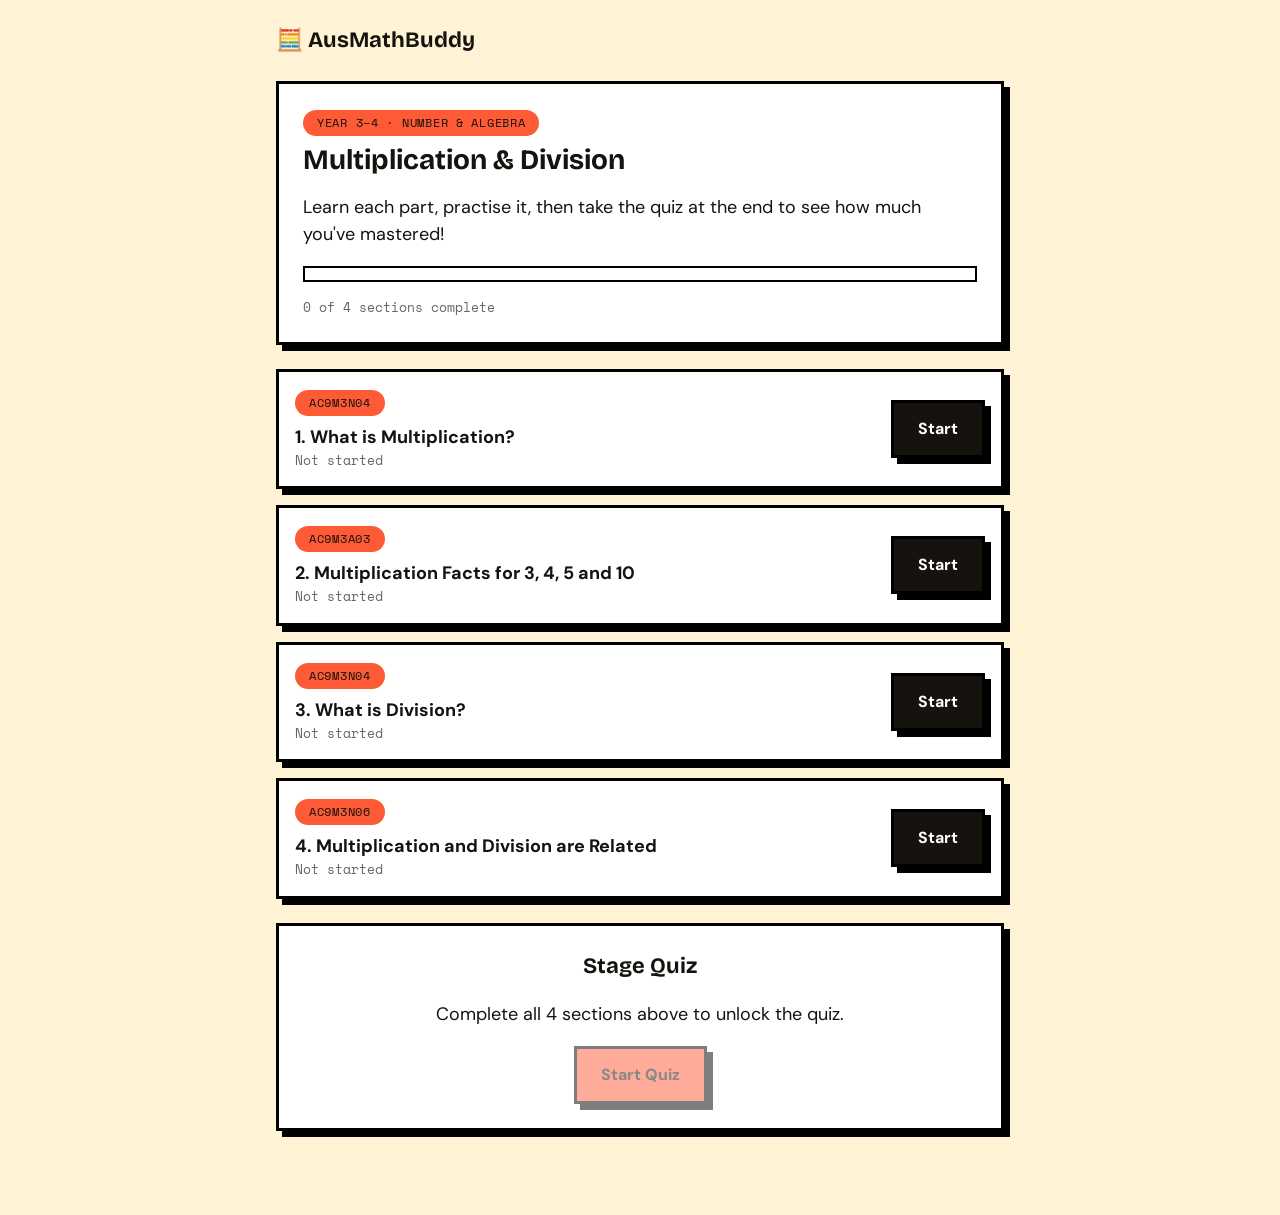
<file: index.html>
<!DOCTYPE html>
<html lang="en">
<head>
<meta charset="UTF-8" />
<meta name="viewport" content="width=device-width, initial-scale=1.0" />
<title>AusMathBuddy — Multiplication &amp; Division</title>
<link rel="preconnect" href="https://fonts.googleapis.com" />
<link rel="preconnect" href="https://fonts.gstatic.com" crossorigin />
<link href="https://fonts.googleapis.com/css2?family=Bricolage+Grotesque:wght@600;700;800&family=DM+Sans:wght@400;500;700&family=Space+Mono:wght@400;700&display=swap" rel="stylesheet" />
<link rel="stylesheet" href="tokens/tokens.css" />
<link rel="stylesheet" href="css/style.css" />
</head>
<body>
<div class="page">
  <header class="top">
    <a class="brand" href="index.html">🧮 AusMathBuddy</a>
  </header>

  <div class="card">
    <span class="badge">Year 3–4 · Number &amp; Algebra</span>
    <h1>Multiplication &amp; Division</h1>
    <p>Learn each part, practise it, then take the quiz at the end to see how much you've mastered!</p>
    <div class="progress-bar"><div class="fill" id="overall-fill" style="width:0%"></div></div>
    <div id="overall-label" class="locked-note">0 of 4 sections complete</div>
  </div>

  <div class="section-list" id="section-list"></div>

  <div class="card" style="text-align:center;">
    <h2>Stage Quiz</h2>
    <p>Complete all 4 sections above to unlock the quiz.</p>
    <a id="quiz-link" class="btn btn-accent disabled" href="quiz.html">Start Quiz</a>
  </div>
</div>

<script src="js/storage.js"></script>
<script src="js/index.js"></script>
</body>
</html>
</file>
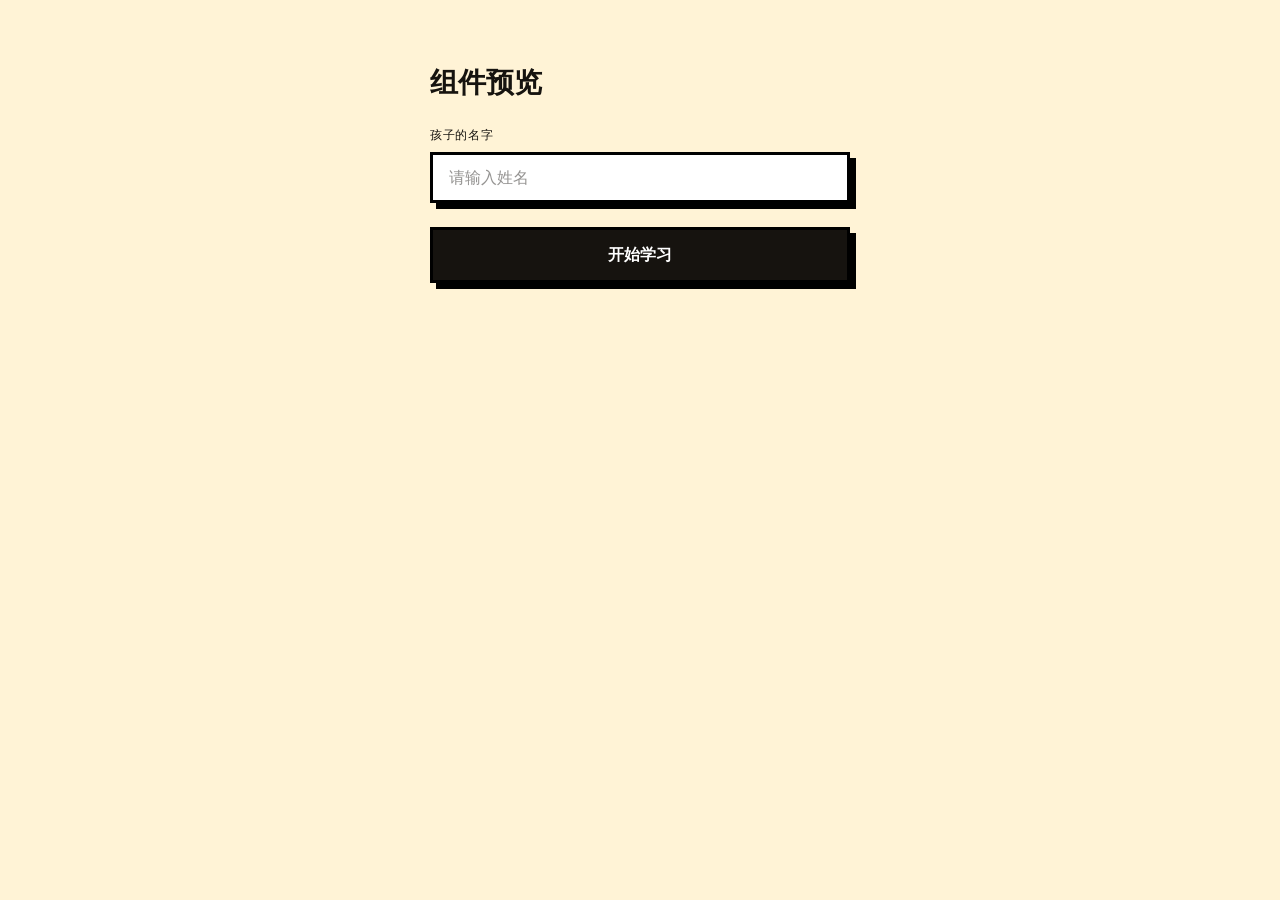
<file: components.html>
<!DOCTYPE html>
<html lang="zh">
<head>
<meta charset="UTF-8" />
<meta name="viewport" content="width=device-width, initial-scale=1.0" />
<title>AusMathBuddy — UI 组件</title>
<link rel="preconnect" href="https://fonts.googleapis.com" />
<link rel="preconnect" href="https://fonts.gstatic.com" crossorigin />
<link href="https://fonts.googleapis.com/css2?family=Bricolage+Grotesque:wght@600;700;800&family=DM+Sans:wght@400;500;700&family=Space+Mono:wght@400;700&display=swap" rel="stylesheet" />
<link rel="stylesheet" href="tokens/tokens.css" />
<link rel="stylesheet" href="css/components.css" />
<style>
  body {
    margin: 0;
    background: var(--color-bg);
    color: var(--color-ink);
    font-family: var(--font-body);
  }
  .demo {
    max-width: 420px;
    margin: 0 auto;
    padding: 64px var(--space-4);
    display: flex;
    flex-direction: column;
    gap: var(--space-6);
  }
  .demo h1 {
    font-family: var(--font-heading);
    font-size: 28px;
    margin: 0;
  }
</style>
</head>
<body>
<div class="demo">
  <h1>组件预览</h1>

  <div class="input-field">
    <label for="child-name">孩子的名字</label>
    <input id="child-name" type="text" placeholder="请输入姓名" />
  </div>

  <button class="btn-primary" type="button">开始学习</button>
</div>
</body>
</html>
</file>
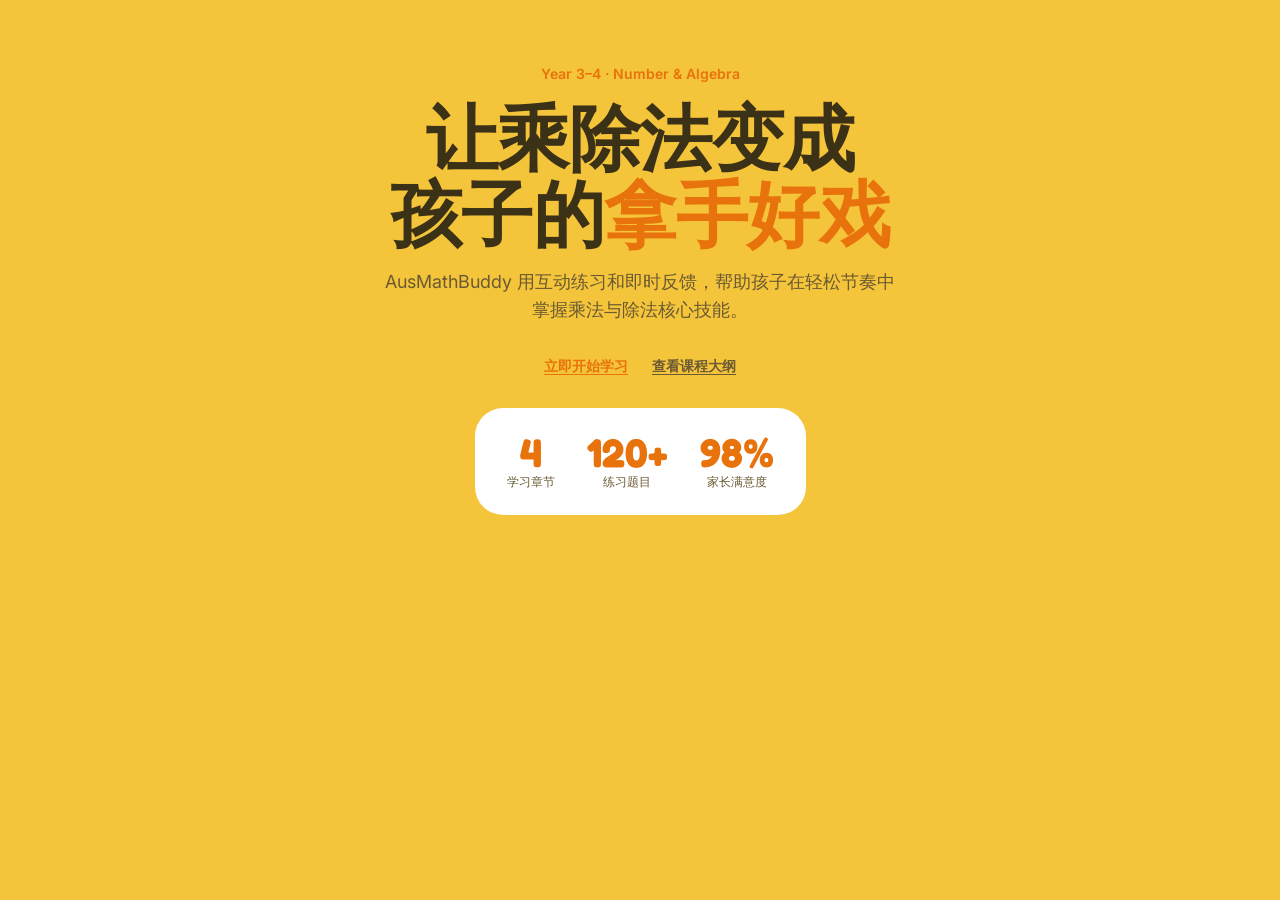
<file: hero.html>
<!DOCTYPE html>
<html lang="zh">
<head>
<meta charset="UTF-8" />
<meta name="viewport" content="width=device-width, initial-scale=1.0" />
<title>AusMathBuddy — Hero</title>
<link rel="preconnect" href="https://fonts.googleapis.com" />
<link rel="preconnect" href="https://fonts.gstatic.com" crossorigin />
<link href="https://fonts.googleapis.com/css2?family=Fredoka:wght@500;600;700&family=Inter:wght@400;500;600&display=swap" rel="stylesheet" />
<link rel="stylesheet" href="tokens/marigold-tokens.css" />
<link rel="stylesheet" href="css/hero.css" />
<style>
  body { margin: 0; background: var(--mg-color-canvas); }
</style>
</head>
<body>
<section class="hero">
  <div class="hero-inner">
    <span class="hero-badge">Year 3–4 · Number &amp; Algebra</span>
    <h1>让乘除法变成孩子的<span>拿手好戏</span></h1>
    <p class="lead">AusMathBuddy 用互动练习和即时反馈，帮助孩子在轻松节奏中掌握乘法与除法核心技能。</p>
    <div class="hero-actions">
      <a class="hero-cta is-primary" href="index.html">立即开始学习</a>
      <a class="hero-cta is-secondary" href="#">查看课程大纲</a>
    </div>
    <div class="hero-stats">
      <div class="hero-stat">
        <span class="num">4</span>
        <span class="label">学习章节</span>
      </div>
      <div class="hero-stat">
        <span class="num">120+</span>
        <span class="label">练习题目</span>
      </div>
      <div class="hero-stat">
        <span class="num">98%</span>
        <span class="label">家长满意度</span>
      </div>
    </div>
  </div>
</section>
</body>
</html>
</file>
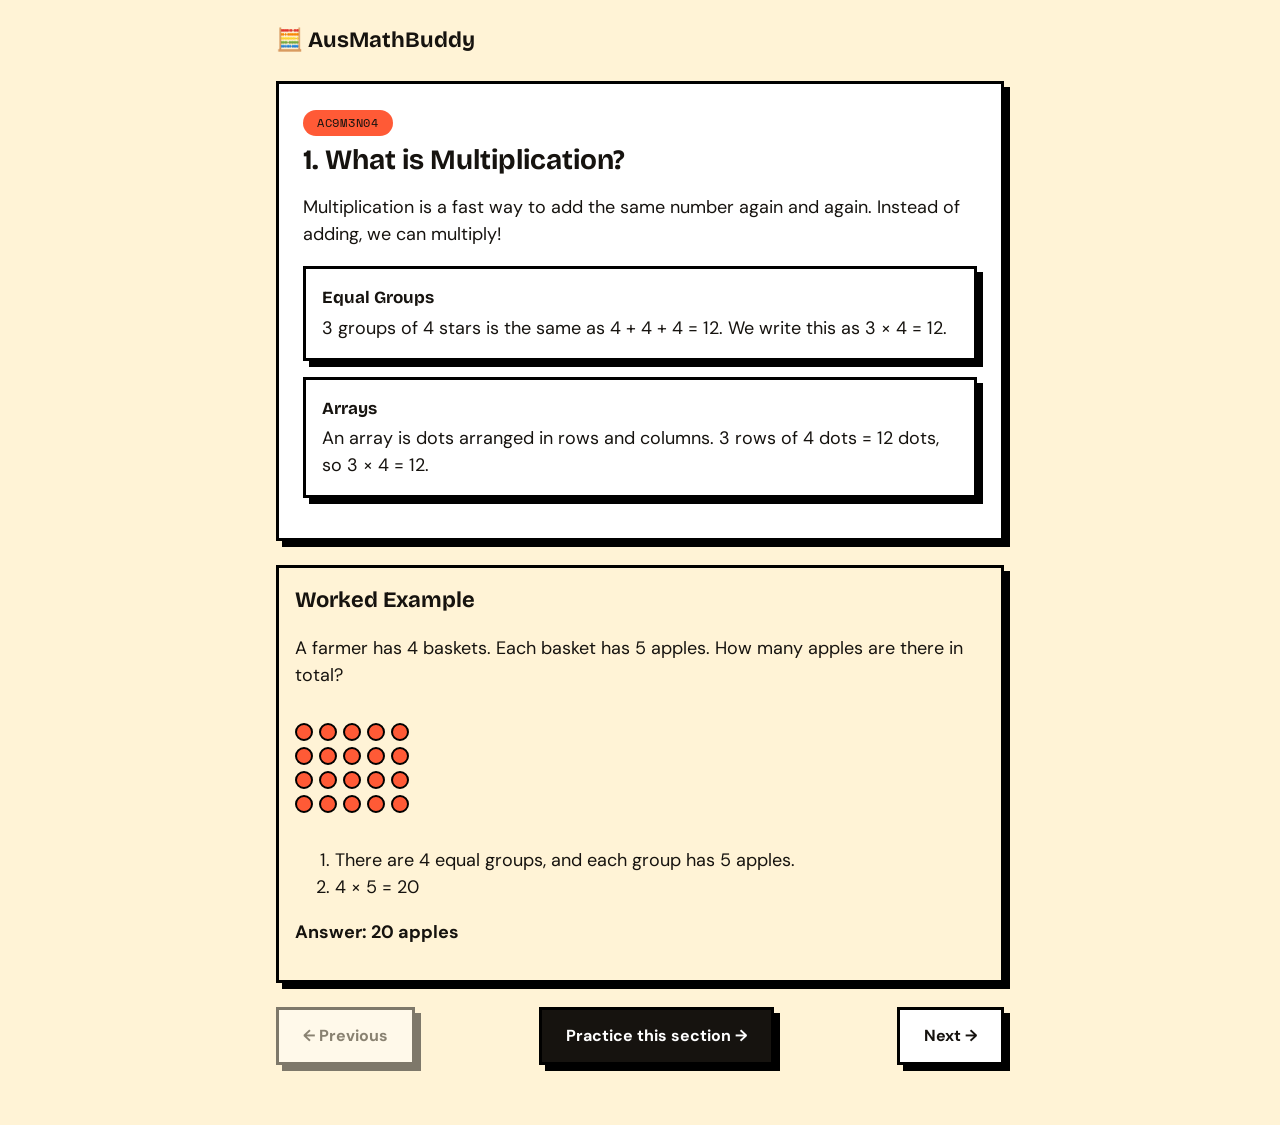
<file: lesson.html>
<!DOCTYPE html>
<html lang="en">
<head>
<meta charset="UTF-8" />
<meta name="viewport" content="width=device-width, initial-scale=1.0" />
<title>Lesson — AusMathBuddy</title>
<link rel="preconnect" href="https://fonts.googleapis.com" />
<link rel="preconnect" href="https://fonts.gstatic.com" crossorigin />
<link href="https://fonts.googleapis.com/css2?family=Bricolage+Grotesque:wght@600;700;800&family=DM+Sans:wght@400;500;700&family=Space+Mono:wght@400;700&display=swap" rel="stylesheet" />
<link rel="stylesheet" href="tokens/tokens.css" />
<link rel="stylesheet" href="css/style.css" />
</head>
<body>
<div class="page">
  <header class="top">
    <a class="brand" href="index.html">🧮 AusMathBuddy</a>
  </header>

  <div id="lesson-content"></div>

  <div class="nav-row">
    <a id="prev-link" class="btn btn-outline disabled" href="#">← Previous</a>
    <a id="practice-link" class="btn btn-primary" href="#">Practice this section →</a>
    <a id="next-link" class="btn btn-outline disabled" href="#">Next →</a>
  </div>
</div>

<script src="js/storage.js"></script>
<script src="js/lesson.js"></script>
</body>
</html>
</file>
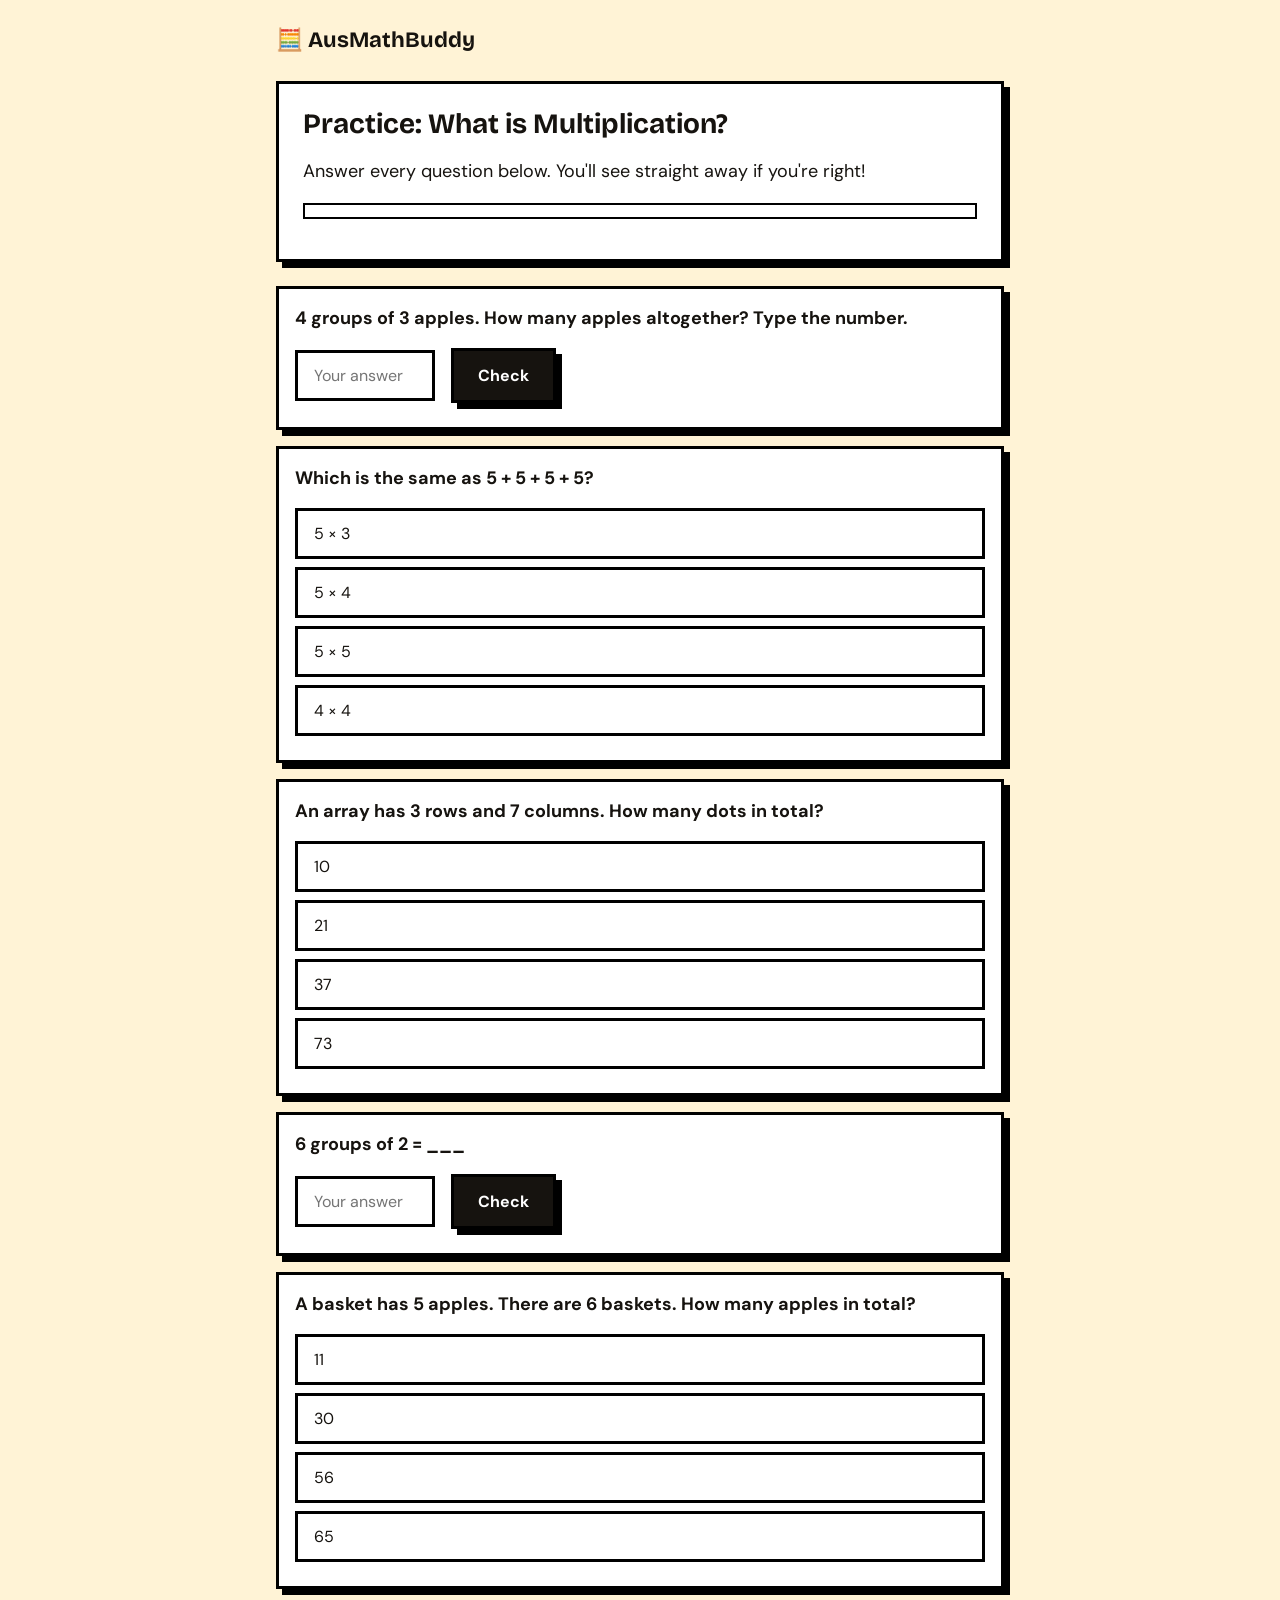
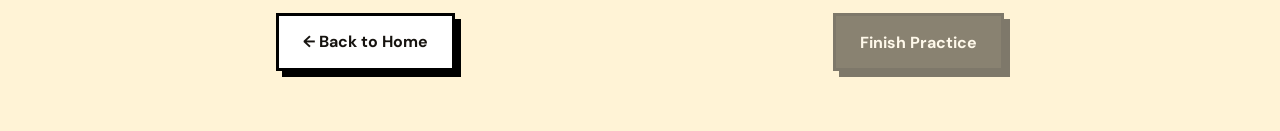
<file: practice.html>
<!DOCTYPE html>
<html lang="en">
<head>
<meta charset="UTF-8" />
<meta name="viewport" content="width=device-width, initial-scale=1.0" />
<title>Practice — AusMathBuddy</title>
<link rel="preconnect" href="https://fonts.googleapis.com" />
<link rel="preconnect" href="https://fonts.gstatic.com" crossorigin />
<link href="https://fonts.googleapis.com/css2?family=Bricolage+Grotesque:wght@600;700;800&family=DM+Sans:wght@400;500;700&family=Space+Mono:wght@400;700&display=swap" rel="stylesheet" />
<link rel="stylesheet" href="tokens/tokens.css" />
<link rel="stylesheet" href="css/style.css" />
</head>
<body>
<div class="page">
  <header class="top">
    <a class="brand" href="index.html">🧮 AusMathBuddy</a>
  </header>

  <div class="card">
    <h1 id="practice-title">Practice</h1>
    <p>Answer every question below. You'll see straight away if you're right!</p>
    <div class="progress-bar"><div class="fill" id="practice-fill" style="width:0%"></div></div>
  </div>

  <div id="question-list"></div>

  <div class="nav-row">
    <a class="btn btn-outline" href="index.html">← Back to Home</a>
    <button id="finish-btn" class="btn btn-primary disabled" disabled>Finish Practice</button>
  </div>
</div>

<script src="js/storage.js"></script>
<script src="js/practice.js"></script>
</body>
</html>
</file>
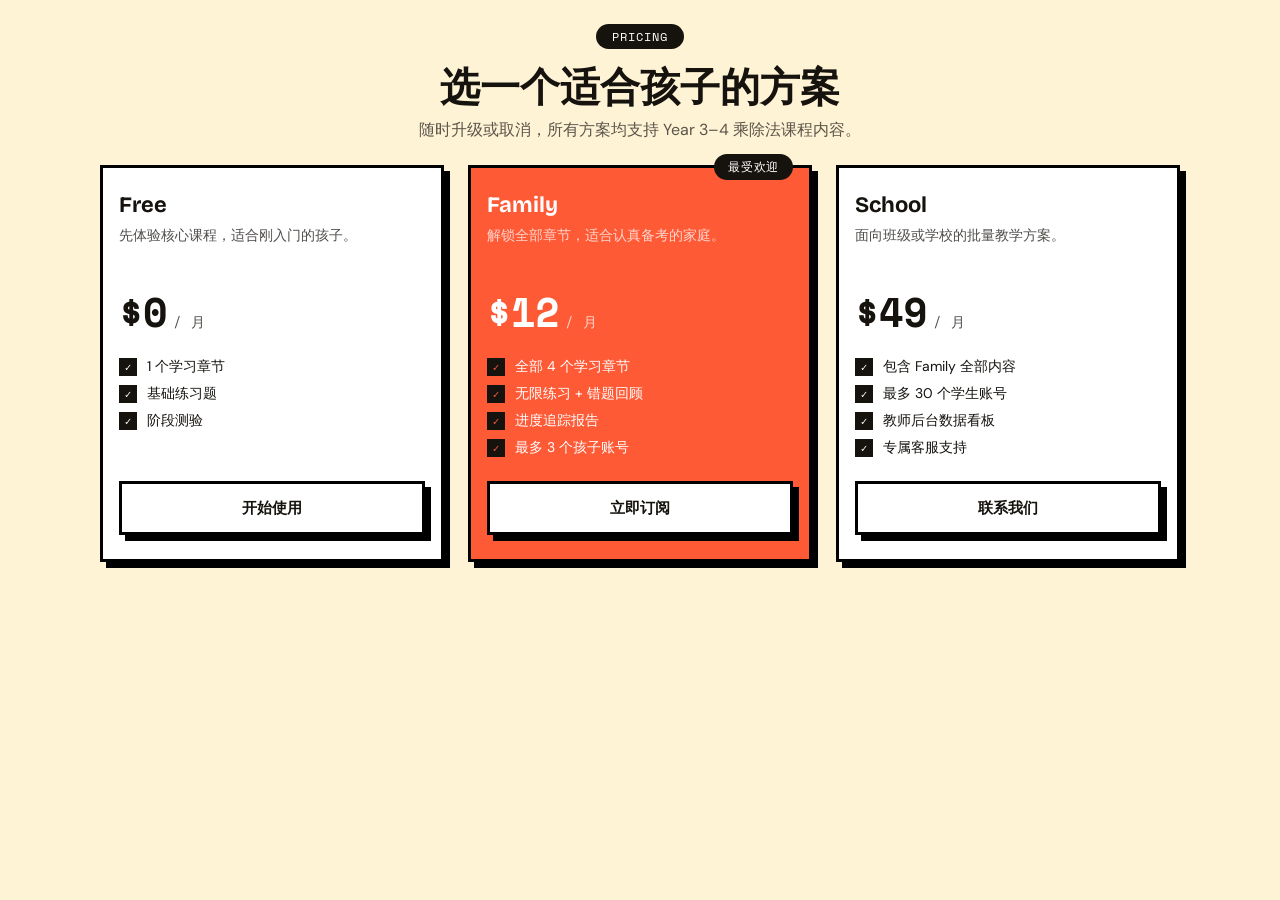
<file: pricing-card.html>
<!DOCTYPE html>
<html lang="zh">
<head>
<meta charset="UTF-8" />
<meta name="viewport" content="width=device-width, initial-scale=1.0" />
<title>AusMathBuddy — 价格方案</title>
<link rel="preconnect" href="https://fonts.googleapis.com" />
<link rel="preconnect" href="https://fonts.gstatic.com" crossorigin />
<link href="https://fonts.googleapis.com/css2?family=Bricolage+Grotesque:wght@600;700;800&family=DM+Sans:wght@400;500;700&family=Space+Mono:wght@400;700&display=swap" rel="stylesheet" />
<link rel="stylesheet" href="tokens/tokens.css" />
<link rel="stylesheet" href="css/pricing-card.css" />
</head>
<body>
<div class="pricing">
  <div class="pricing-head">
    <span class="eyebrow">Pricing</span>
    <h1>选一个适合孩子的方案</h1>
    <p>随时升级或取消，所有方案均支持 Year 3–4 乘除法课程内容。</p>
  </div>

  <div class="pricing-grid">
    <div class="plan-card">
      <h3 class="plan-name">Free</h3>
      <p class="plan-desc">先体验核心课程，适合刚入门的孩子。</p>
      <div class="plan-price">
        <span class="amount">$0</span>
        <span class="period">/ 月</span>
      </div>
      <ul class="plan-features">
        <li><span class="check">✓</span>1 个学习章节</li>
        <li><span class="check">✓</span>基础练习题</li>
        <li><span class="check">✓</span>阶段测验</li>
      </ul>
      <a class="plan-cta is-outline" href="#">开始使用</a>
    </div>

    <div class="plan-card is-featured">
      <span class="plan-badge">最受欢迎</span>
      <h3 class="plan-name">Family</h3>
      <p class="plan-desc">解锁全部章节，适合认真备考的家庭。</p>
      <div class="plan-price">
        <span class="amount">$12</span>
        <span class="period">/ 月</span>
      </div>
      <ul class="plan-features">
        <li><span class="check">✓</span>全部 4 个学习章节</li>
        <li><span class="check">✓</span>无限练习 + 错题回顾</li>
        <li><span class="check">✓</span>进度追踪报告</li>
        <li><span class="check">✓</span>最多 3 个孩子账号</li>
      </ul>
      <a class="plan-cta" href="#">立即订阅</a>
    </div>

    <div class="plan-card">
      <h3 class="plan-name">School</h3>
      <p class="plan-desc">面向班级或学校的批量教学方案。</p>
      <div class="plan-price">
        <span class="amount">$49</span>
        <span class="period">/ 月</span>
      </div>
      <ul class="plan-features">
        <li><span class="check">✓</span>包含 Family 全部内容</li>
        <li><span class="check">✓</span>最多 30 个学生账号</li>
        <li><span class="check">✓</span>教师后台数据看板</li>
        <li><span class="check">✓</span>专属客服支持</li>
      </ul>
      <a class="plan-cta is-outline" href="#">联系我们</a>
    </div>
  </div>
</div>
</body>
</html>
</file>
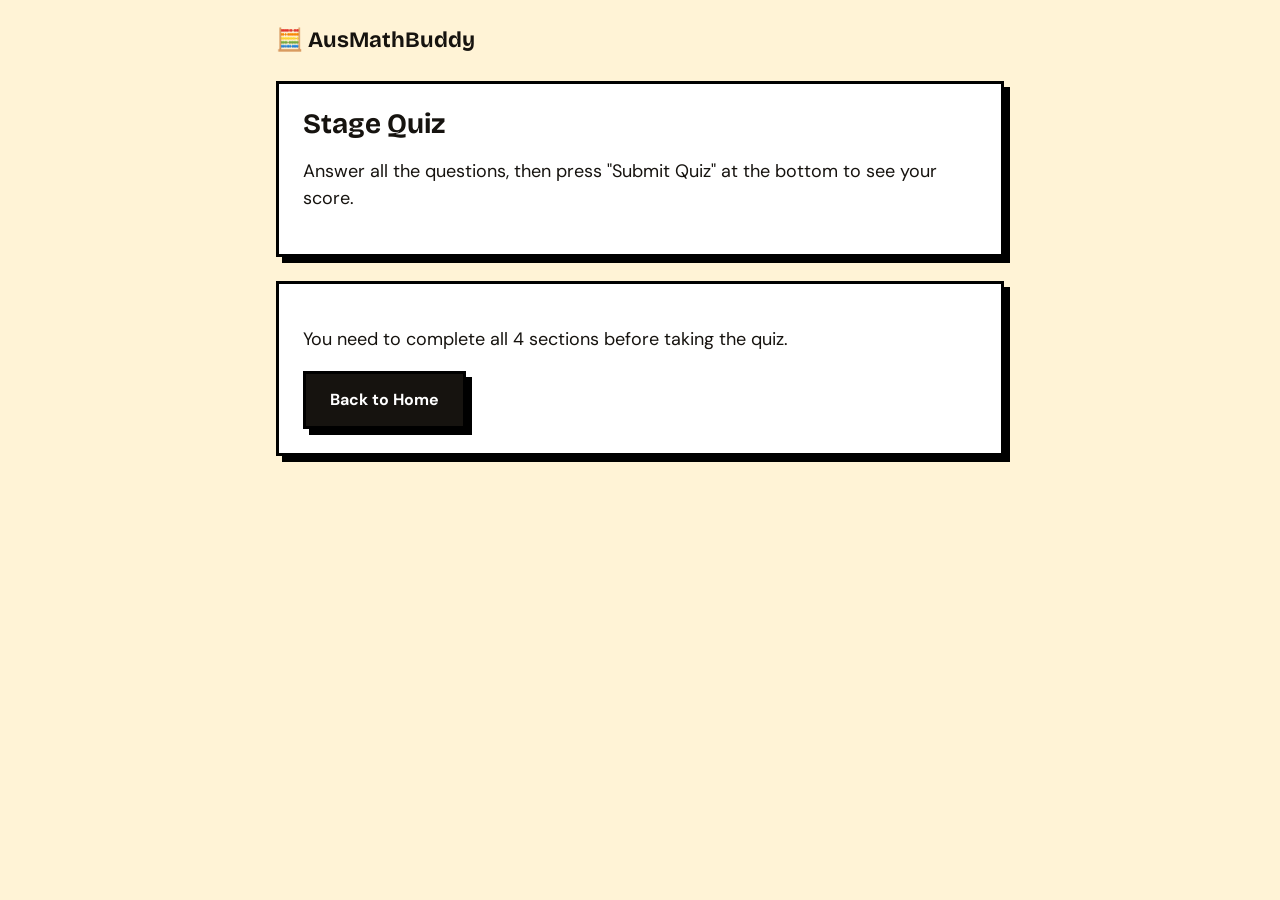
<file: quiz.html>
<!DOCTYPE html>
<html lang="en">
<head>
<meta charset="UTF-8" />
<meta name="viewport" content="width=device-width, initial-scale=1.0" />
<title>Stage Quiz — AusMathBuddy</title>
<link rel="preconnect" href="https://fonts.googleapis.com" />
<link rel="preconnect" href="https://fonts.gstatic.com" crossorigin />
<link href="https://fonts.googleapis.com/css2?family=Bricolage+Grotesque:wght@600;700;800&family=DM+Sans:wght@400;500;700&family=Space+Mono:wght@400;700&display=swap" rel="stylesheet" />
<link rel="stylesheet" href="tokens/tokens.css" />
<link rel="stylesheet" href="css/style.css" />
</head>
<body>
<div class="page">
  <header class="top">
    <a class="brand" href="index.html">🧮 AusMathBuddy</a>
  </header>

  <div class="card">
    <h1>Stage Quiz</h1>
    <p>Answer all the questions, then press "Submit Quiz" at the bottom to see your score.</p>
  </div>

  <div id="locked-message" class="card" style="display:none;">
    <p>You need to complete all 4 sections before taking the quiz.</p>
    <a class="btn btn-primary" href="index.html">Back to Home</a>
  </div>

  <form id="quiz-form">
    <div id="question-list"></div>
    <div class="nav-row">
      <a class="btn btn-outline" href="index.html">← Back to Home</a>
      <button type="submit" class="btn btn-primary">Submit Quiz</button>
    </div>
  </form>
</div>

<script src="js/storage.js"></script>
<script src="js/quiz.js"></script>
</body>
</html>
</file>
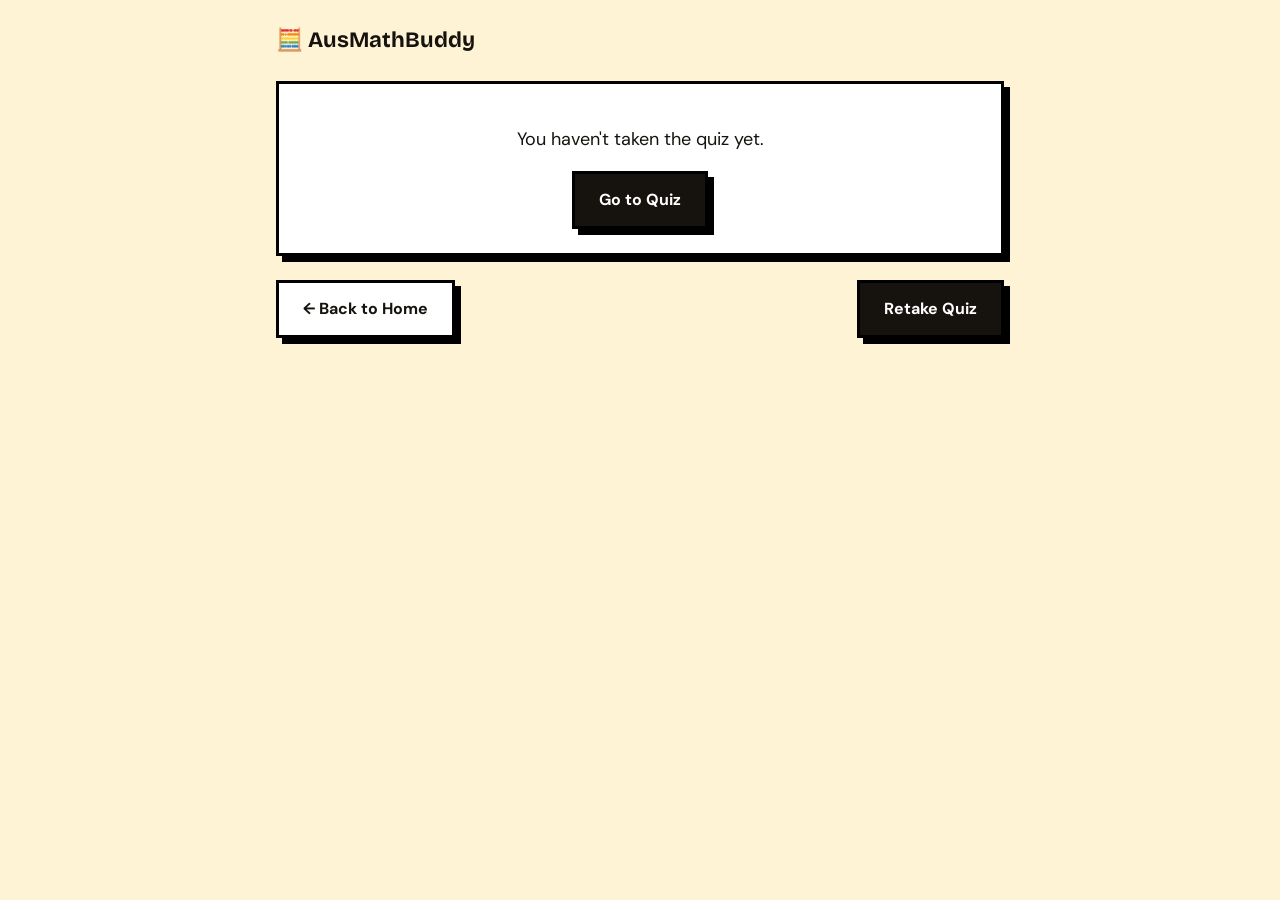
<file: result.html>
<!DOCTYPE html>
<html lang="en">
<head>
<meta charset="UTF-8" />
<meta name="viewport" content="width=device-width, initial-scale=1.0" />
<title>Quiz Result — AusMathBuddy</title>
<link rel="preconnect" href="https://fonts.googleapis.com" />
<link rel="preconnect" href="https://fonts.gstatic.com" crossorigin />
<link href="https://fonts.googleapis.com/css2?family=Bricolage+Grotesque:wght@600;700;800&family=DM+Sans:wght@400;500;700&family=Space+Mono:wght@400;700&display=swap" rel="stylesheet" />
<link rel="stylesheet" href="tokens/tokens.css" />
<link rel="stylesheet" href="css/style.css" />
</head>
<body>
<div class="page">
  <header class="top">
    <a class="brand" href="index.html">🧮 AusMathBuddy</a>
  </header>

  <div id="result-content"></div>

  <div class="nav-row">
    <a class="btn btn-outline" href="index.html">← Back to Home</a>
    <a class="btn btn-primary" href="quiz.html">Retake Quiz</a>
  </div>
</div>

<script src="js/storage.js"></script>
<script src="js/result.js"></script>
</body>
</html>
</file>
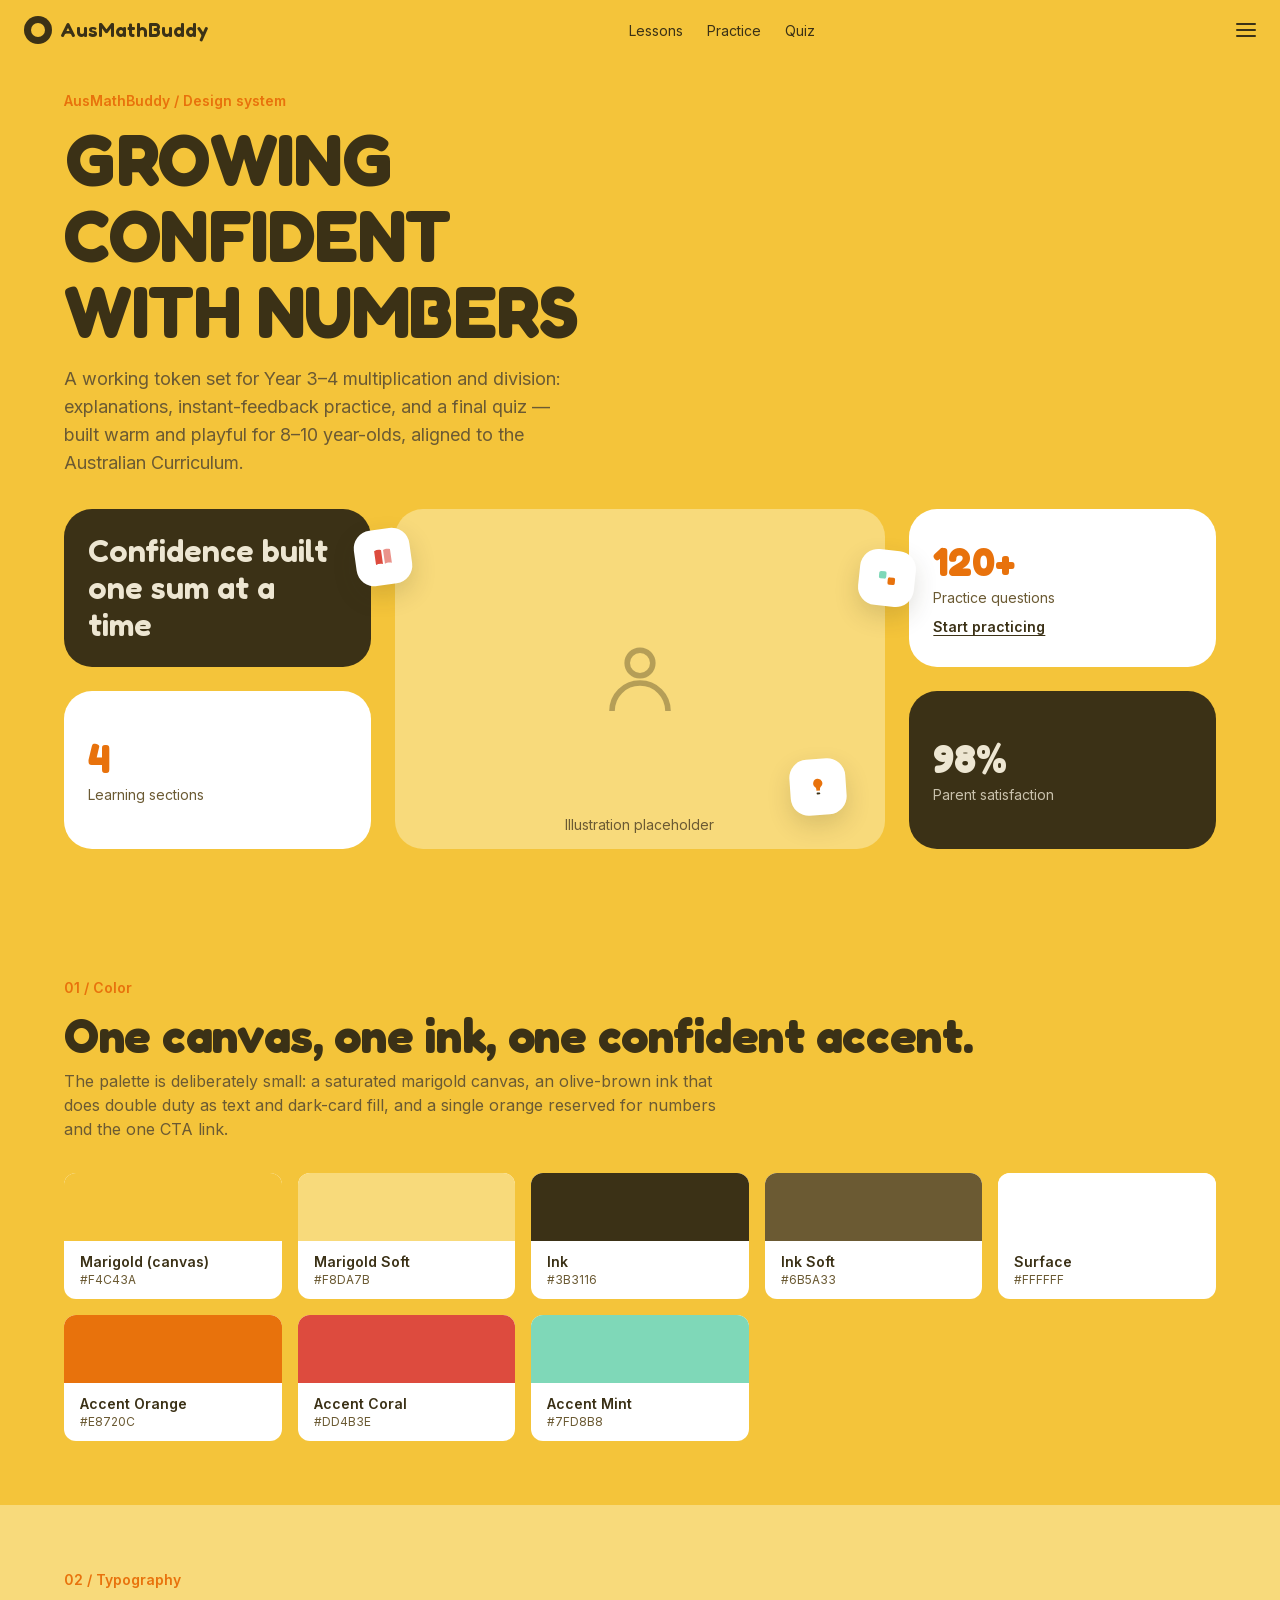
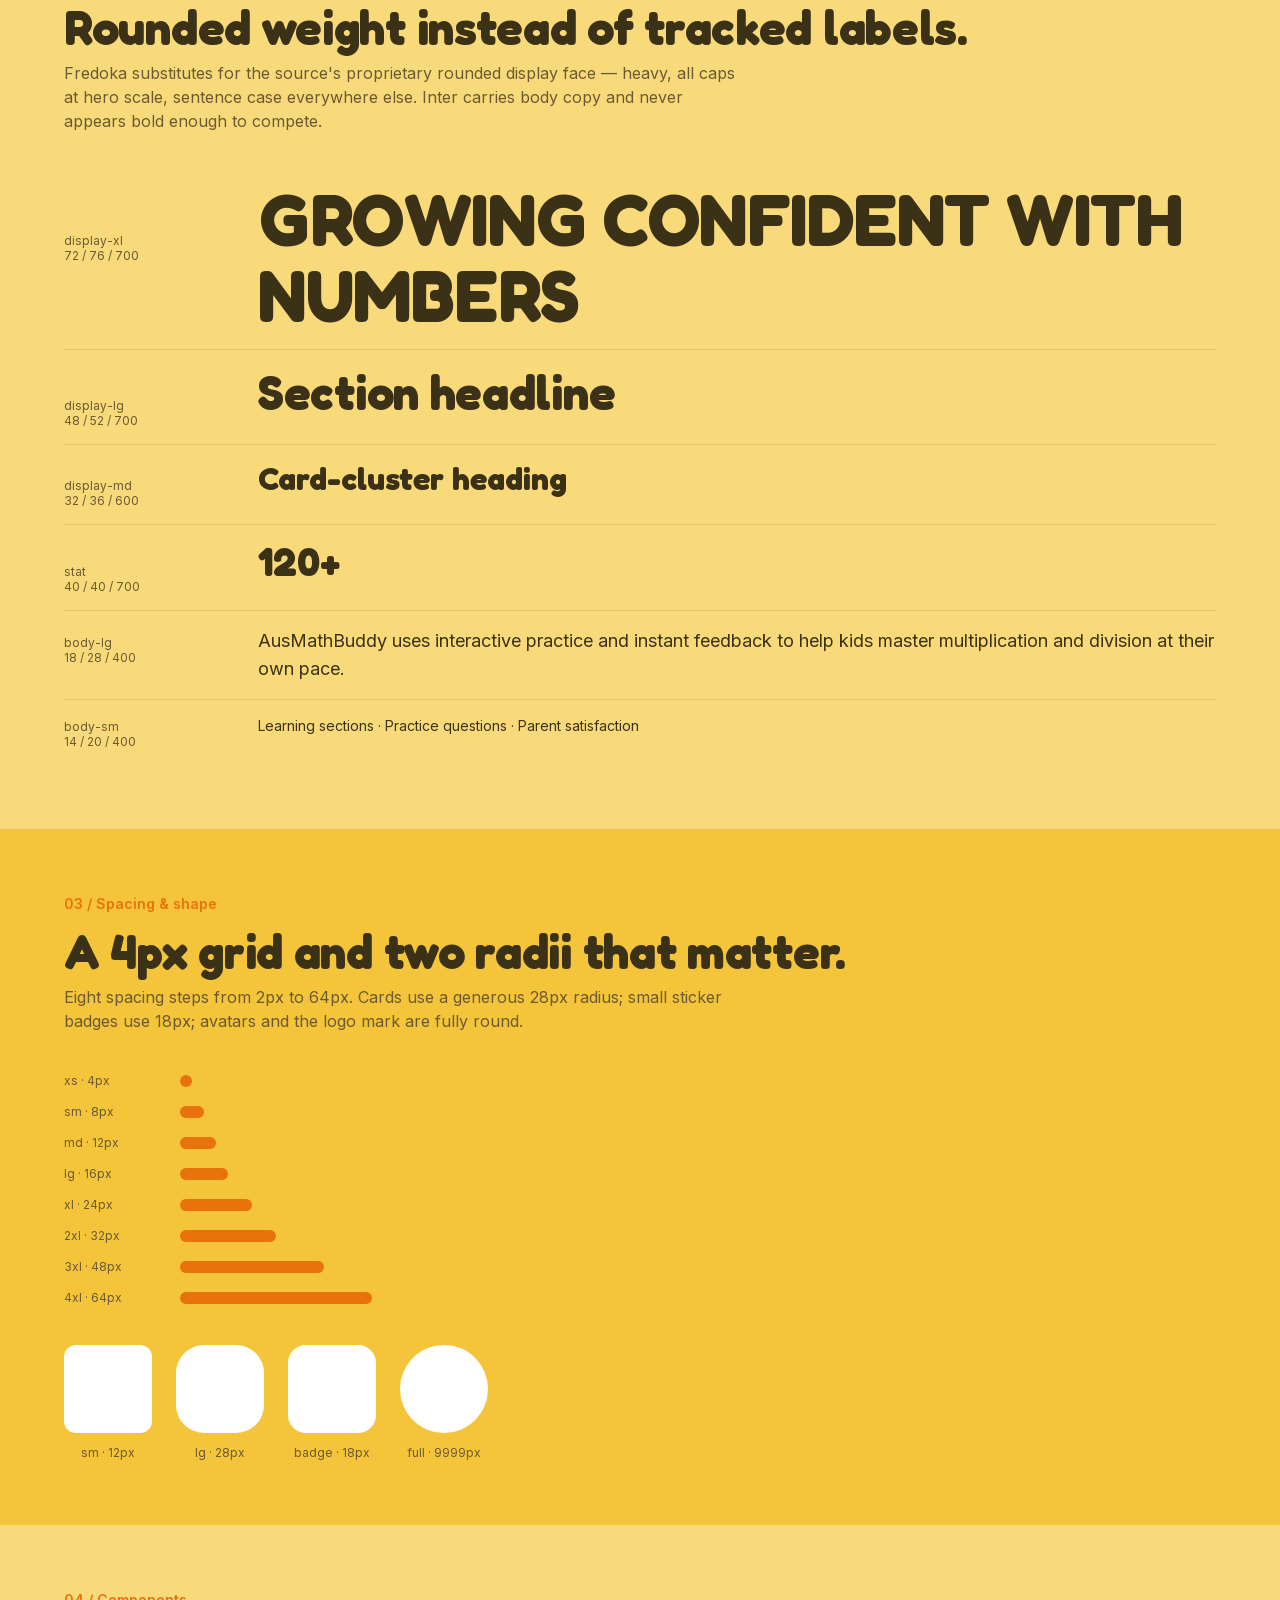
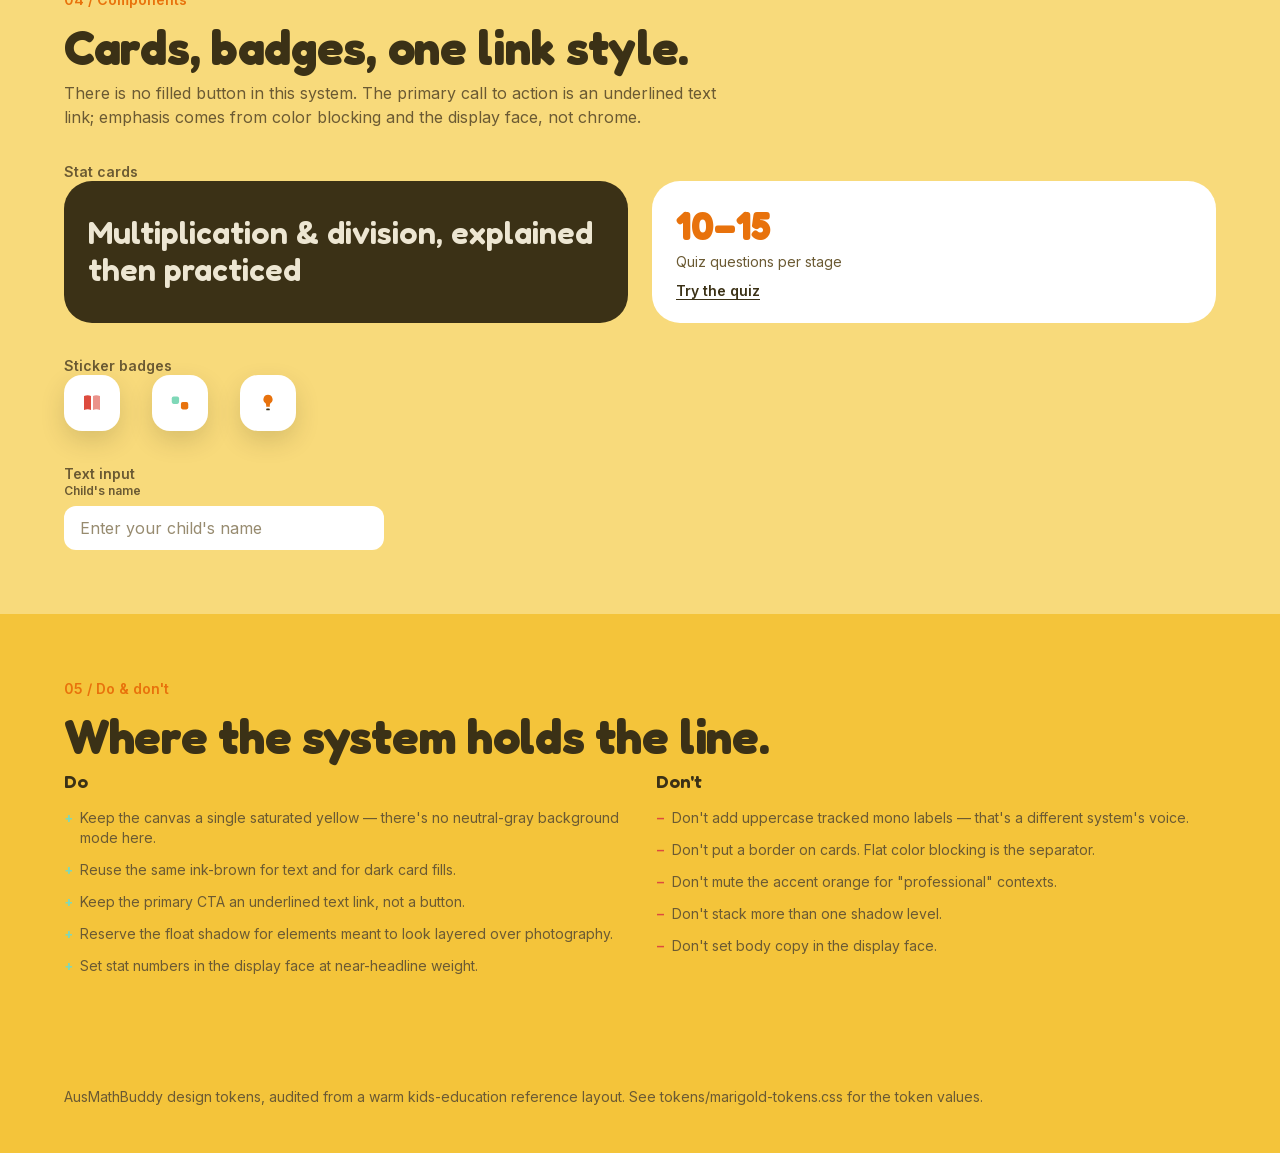
<file: docs/design-references/marigold-design-system.html>
<!doctype html>
<html lang="en">
<head>
<meta charset="UTF-8" />
<meta name="viewport" content="width=device-width, initial-scale=1.0" />
<title>AusMathBuddy — Design System</title>
<style>
  @font-face {
    font-family: "Fredoka";
    font-style: normal;
    font-weight: 500 700;
    font-display: swap;
    src: url([data-uri]) format("woff2");
  }
  @font-face {
    font-family: "Inter";
    font-style: normal;
    font-weight: 400 600;
    font-display: swap;
    src: url([data-uri]) format("woff2");
  }

  /*
    Token layer — mirrors tokens/marigold-tokens.css in this repo.
    Inlined here so this page renders identically offline and when published standalone.
  */
  :root {
    --mg-color-canvas: #f4c43a;
    --mg-color-canvas-soft: #f8da7b;
    --mg-color-accent-orange: #e8720c;
    --mg-color-accent-coral: #dd4b3e;
    --mg-color-accent-mint: #7fd8b8;

    --mg-color-ink: #3b3116;
    --mg-color-ink-soft: #6b5a33;
    --mg-color-body-on-dark: #ede6d2;
    --mg-color-surface: #ffffff;

    --mg-font-display: "Fredoka", ui-rounded, "Baloo 2", sans-serif;
    --mg-font-body: "Inter", -apple-system, "Segoe UI", sans-serif;

    --mg-text-display-xl-size: 72px;
    --mg-text-display-xl-leading: 76px;
    --mg-text-display-xl-tracking: -0.5px;

    --mg-text-display-lg-size: 48px;
    --mg-text-display-lg-leading: 52px;
    --mg-text-display-lg-tracking: -0.3px;

    --mg-text-display-md-size: 32px;
    --mg-text-display-md-leading: 36px;

    --mg-text-stat-size: 40px;
    --mg-text-stat-leading: 40px;

    --mg-text-body-lg-size: 18px;
    --mg-text-body-lg-leading: 28px;
    --mg-text-body-md-size: 16px;
    --mg-text-body-md-leading: 24px;
    --mg-text-body-sm-size: 14px;
    --mg-text-body-sm-leading: 20px;
    --mg-text-label-size: 14px;
    --mg-text-label-leading: 20px;

    --mg-space-xxs: 2px;
    --mg-space-xs: 4px;
    --mg-space-sm: 8px;
    --mg-space-md: 12px;
    --mg-space-lg: 16px;
    --mg-space-xl: 24px;
    --mg-space-2xl: 32px;
    --mg-space-3xl: 48px;
    --mg-space-4xl: 64px;

    --mg-radius-sm: 12px;
    --mg-radius-lg: 28px;
    --mg-radius-badge: 18px;
    --mg-radius-full: 9999px;

    --mg-shadow-float: 0 10px 24px rgba(59, 49, 22, 0.16);
  }

  * { box-sizing: border-box; }
  html, body {
    margin: 0;
    background: var(--mg-color-canvas);
    color: var(--mg-color-ink);
    font-family: var(--mg-font-body);
  }
  body { -webkit-font-smoothing: antialiased; }
  ::selection { background: var(--mg-color-ink); color: var(--mg-color-canvas); }
  a { color: inherit; }
  h1, h2, h3 { font-family: var(--mg-font-display); text-wrap: balance; }

  .container { max-width: 1200px; margin: 0 auto; padding-inline: var(--mg-space-xl); }

  /* nav-bar */
  .nav-bar {
    display: flex;
    align-items: center;
    justify-content: space-between;
    padding: var(--mg-space-lg) var(--mg-space-xl);
  }
  .nav-bar__brand { display: flex; align-items: center; gap: var(--mg-space-sm); font-family: var(--mg-font-display); font-weight: 600; font-size: 20px; }
  .nav-bar__mark {
    width: 28px; height: 28px; border-radius: var(--mg-radius-full);
    background: var(--mg-color-ink);
    position: relative;
    flex: none;
  }
  .nav-bar__mark::after {
    content: "";
    position: absolute; inset: 7px;
    border-radius: var(--mg-radius-full);
    background: var(--mg-color-canvas);
  }
  .nav-bar__links { display: flex; gap: var(--mg-space-xl); list-style: none; margin: 0; padding: 0; }
  .nav-link { font-size: var(--mg-text-body-sm-size); text-decoration: none; color: var(--mg-color-ink); }
  .nav-bar__menu { display: flex; flex-direction: column; gap: 4px; width: 20px; }
  .nav-bar__menu span { display: block; height: 2px; background: var(--mg-color-ink); border-radius: 2px; }

  /* hero */
  .hero {
    position: relative;
    padding: var(--mg-space-2xl) var(--mg-space-xl) var(--mg-space-4xl);
    overflow: hidden;
  }
  .hero__grid {
    display: grid;
    grid-template-columns: 1fr 1.6fr 1fr;
    gap: var(--mg-space-xl);
    align-items: stretch;
    margin-top: var(--mg-space-2xl);
  }
  @media (max-width: 900px) {
    .hero__grid { grid-template-columns: 1fr; }
  }
  .hero__copy { grid-column: 1 / -1; max-width: 640px; margin-bottom: var(--mg-space-xl); position: relative; }
  .hero__eyebrow-mark { position: absolute; top: -8px; left: -4px; color: var(--mg-color-ink); opacity: 0.6; }
  .hero h1 {
    margin: 0 0 var(--mg-space-lg) 0;
    font-weight: 700;
    text-transform: uppercase;
    font-size: var(--mg-text-display-xl-size);
    line-height: var(--mg-text-display-xl-leading);
    letter-spacing: var(--mg-text-display-xl-tracking);
  }
  @media (max-width: 640px) {
    .hero h1 { font-size: 40px; line-height: 42px; }
  }
  .hero p {
    max-width: 46ch;
    font-size: var(--mg-text-body-lg-size);
    line-height: var(--mg-text-body-lg-leading);
    color: var(--mg-color-ink-soft);
    margin: 0;
  }

  .stat-stack { display: flex; flex-direction: column; gap: var(--mg-space-xl); }
  .stat-card {
    border-radius: var(--mg-radius-lg);
    padding: var(--mg-space-xl);
    flex: 1;
    display: flex;
    flex-direction: column;
    justify-content: center;
    gap: var(--mg-space-sm);
  }
  .stat-card--dark { background: var(--mg-color-ink); color: var(--mg-color-body-on-dark); }
  .stat-card--light { background: var(--mg-color-surface); color: var(--mg-color-ink); }
  .stat-card__label {
    font-family: var(--mg-font-display);
    font-weight: 600;
    font-size: var(--mg-text-display-md-size);
    line-height: 1.15;
  }
  .stat-card__number {
    font-family: var(--mg-font-display);
    font-weight: 700;
    font-size: var(--mg-text-stat-size);
    line-height: var(--mg-text-stat-leading);
    color: var(--mg-color-accent-orange);
  }
  .stat-card__caption { font-size: var(--mg-text-body-sm-size); color: var(--mg-color-ink-soft); }
  .stat-card--dark .stat-card__caption { color: var(--mg-color-body-on-dark); opacity: 0.8; }
  .stat-card__cta {
    display: inline-block;
    margin-top: var(--mg-space-xs);
    font-family: var(--mg-font-body);
    font-weight: 600;
    font-size: var(--mg-text-label-size);
    color: var(--mg-color-ink);
    text-decoration: underline;
    text-underline-offset: 3px;
  }
  .avatar-stack { display: flex; }
  .avatar {
    width: 32px; height: 32px; border-radius: var(--mg-radius-full);
    border: 2px solid var(--mg-color-ink);
    margin-left: -10px;
  }
  .avatar:first-child { margin-left: 0; }
  .avatar--a { background: var(--mg-color-accent-coral); }
  .avatar--b { background: var(--mg-color-accent-mint); }
  .avatar--c { background: var(--mg-color-accent-orange); }

  /* photo placeholder */
  .photo-slot {
    position: relative;
    border-radius: var(--mg-radius-lg);
    background: var(--mg-color-canvas-soft);
    min-height: 340px;
    display: flex;
    align-items: center;
    justify-content: center;
    overflow: visible;
  }
  .photo-slot__figure { width: 96px; height: 96px; color: var(--mg-color-ink); opacity: 0.35; }
  .photo-slot__caption {
    position: absolute;
    bottom: var(--mg-space-lg);
    font-family: var(--mg-font-body);
    font-size: var(--mg-text-body-sm-size);
    color: var(--mg-color-ink-soft);
  }
  .icon-badge {
    position: absolute;
    width: 56px; height: 56px;
    background: var(--mg-color-surface);
    border-radius: var(--mg-radius-badge);
    box-shadow: var(--mg-shadow-float);
    display: flex;
    align-items: center;
    justify-content: center;
  }
  .icon-badge--1 { top: 6%; left: -8%; transform: rotate(-8deg); }
  .icon-badge--2 { top: 12%; right: -6%; transform: rotate(6deg); }
  .icon-badge--3 { bottom: 10%; right: 8%; transform: rotate(-4deg); }

  .doodle-cloud {
    position: absolute; width: 46px; height: 30px; background: var(--mg-color-accent-orange);
    border-radius: 40% 40% 45% 45% / 60% 60% 40% 40%;
  }

  /* content-band */
  .content-band { padding: var(--mg-space-4xl) var(--mg-space-xl); }
  .content-band--light { background: var(--mg-color-canvas-soft); }
  .content-band h2 {
    font-weight: 700;
    font-size: var(--mg-text-display-lg-size);
    line-height: var(--mg-text-display-lg-leading);
    letter-spacing: var(--mg-text-display-lg-tracking);
    margin: var(--mg-space-md) 0 var(--mg-space-sm) 0;
  }
  .content-band__intro {
    max-width: 68ch;
    font-size: var(--mg-text-body-md-size);
    line-height: var(--mg-text-body-md-leading);
    color: var(--mg-color-ink-soft);
    margin: 0 0 var(--mg-space-2xl) 0;
  }
  .eyebrow {
    display: inline-block;
    font-family: var(--mg-font-body);
    font-weight: 600;
    font-size: var(--mg-text-body-sm-size);
    color: var(--mg-color-accent-orange);
  }
  .subhead {
    font-family: var(--mg-font-body);
    font-weight: 600;
    font-size: var(--mg-text-body-sm-size);
    color: var(--mg-color-ink-soft);
    margin: 0 0 var(--mg-space-lg) 0;
  }

  /* swatches */
  .swatch-grid { display: grid; grid-template-columns: repeat(auto-fill, minmax(190px, 1fr)); gap: var(--mg-space-lg); }
  .swatch { border-radius: var(--mg-radius-sm); overflow: hidden; background: var(--mg-color-surface); }
  .swatch__fill { height: 68px; }
  .swatch__meta { padding: var(--mg-space-md) var(--mg-space-lg); }
  .swatch__name { font-weight: 600; font-size: var(--mg-text-body-sm-size); margin: 0 0 2px 0; }
  .swatch__hex { font-size: 12px; color: var(--mg-color-ink-soft); margin: 0; }

  /* type scale */
  .type-row { display: flex; align-items: baseline; gap: var(--mg-space-xl); padding: var(--mg-space-lg) 0; border-bottom: 1px solid rgba(59,49,22,0.12); }
  .type-row:last-child { border-bottom: none; }
  .type-row__label { flex: 0 0 170px; font-size: 12px; color: var(--mg-color-ink-soft); }
  .type-row__sample { margin: 0; font-family: var(--mg-font-display); font-weight: 700; }

  /* spacing rows */
  .space-row { display: flex; align-items: center; gap: var(--mg-space-lg); padding: var(--mg-space-sm) 0; }
  .space-row__label { flex: 0 0 100px; font-size: 12px; color: var(--mg-color-ink-soft); }
  .space-row__bar { height: 12px; background: var(--mg-color-accent-orange); border-radius: 6px; }

  .radius-grid { display: flex; gap: var(--mg-space-xl); flex-wrap: wrap; }
  .radius-demo { text-align: center; }
  .radius-demo__box { width: 88px; height: 88px; background: var(--mg-color-surface); margin-bottom: var(--mg-space-sm); }
  .radius-demo__label { font-size: 12px; color: var(--mg-color-ink-soft); }

  /* components */
  .card-grid { display: grid; grid-template-columns: repeat(2, 1fr); gap: var(--mg-space-xl); }
  @media (max-width: 767px) { .card-grid { grid-template-columns: 1fr; } }
  .badge-row { display: flex; gap: var(--mg-space-2xl); align-items: center; flex-wrap: wrap; }
  .badge-row .icon-badge { position: static; transform: none; }

  .field { display: flex; flex-direction: column; gap: var(--mg-space-sm); max-width: 320px; }
  .field label { font-weight: 600; font-size: 12px; color: var(--mg-color-ink-soft); }
  .text-input {
    background: var(--mg-color-surface);
    border: none;
    border-radius: var(--mg-radius-sm);
    padding: var(--mg-space-md) var(--mg-space-lg);
    font-family: var(--mg-font-body);
    font-size: var(--mg-text-body-md-size);
    color: var(--mg-color-ink);
  }
  .text-input::placeholder { color: var(--mg-color-ink-soft); opacity: 0.7; }

  /* do / dont */
  .dodont-grid { display: grid; grid-template-columns: 1fr 1fr; gap: var(--mg-space-2xl); }
  @media (max-width: 767px) { .dodont-grid { grid-template-columns: 1fr; } }
  .dodont-grid h3 { font-family: var(--mg-font-display); font-weight: 600; margin: 0 0 var(--mg-space-lg) 0; }
  .dodont-grid ul { margin: 0; padding: 0; list-style: none; display: flex; flex-direction: column; gap: var(--mg-space-md); }
  .dodont-grid li { font-size: var(--mg-text-body-sm-size); line-height: var(--mg-text-body-sm-leading); color: var(--mg-color-ink-soft); padding-left: var(--mg-space-lg); position: relative; }
  .dodont-grid li::before { position: absolute; left: 0; font-weight: 700; }
  .do-list li::before { content: "+"; color: var(--mg-color-accent-mint); }
  .dont-list li::before { content: "\2212"; color: var(--mg-color-accent-coral); }

  .footer { padding: var(--mg-space-3xl) var(--mg-space-xl); color: var(--mg-color-ink-soft); font-size: var(--mg-text-body-sm-size); }

  @media (prefers-reduced-motion: no-preference) {
    .nav-link, .stat-card__cta { transition: opacity 0.15s ease; }
    .nav-link:hover, .stat-card__cta:hover { opacity: 0.65; }
  }
  a:focus-visible, .text-input:focus-visible {
    outline: 2px solid var(--mg-color-ink);
    outline-offset: 2px;
  }
</style>
</head>
<body>

  <nav class="nav-bar">
    <div class="nav-bar__brand"><span class="nav-bar__mark"></span> AusMathBuddy</div>
    <ul class="nav-bar__links">
      <li><a class="nav-link" href="#colors">Lessons</a></li>
      <li><a class="nav-link" href="#type">Practice</a></li>
      <li><a class="nav-link" href="#components">Quiz</a></li>
    </ul>
    <div class="nav-bar__menu"><span></span><span></span><span></span></div>
  </nav>

  <header class="hero">
    <div class="container">
      <div class="hero__copy">
        <span class="eyebrow" style="display:block; margin-bottom: var(--mg-space-md);">AusMathBuddy / Design system</span>
        <h1>Growing confident with numbers</h1>
        <p>A working token set for Year 3–4 multiplication and division: explanations, instant-feedback practice, and a final quiz — built warm and playful for 8–10 year-olds, aligned to the Australian Curriculum.</p>
      </div>

      <div class="hero__grid">
        <div class="stat-stack">
          <div class="stat-card stat-card--dark">
            <span class="stat-card__label">Confidence built one sum at a time</span>
          </div>
          <div class="stat-card stat-card--light">
            <span class="stat-card__number">4</span>
            <span class="stat-card__caption">Learning sections</span>
          </div>
        </div>

        <div class="photo-slot">
          <svg class="photo-slot__figure" viewBox="0 0 24 24" fill="none" stroke="currentColor" stroke-width="1.4">
            <circle cx="12" cy="8" r="3.2"></circle>
            <path d="M5 20c0-3.9 3.1-7 7-7s7 3.1 7 7"></path>
          </svg>
          <span class="photo-slot__caption">Illustration placeholder</span>
          <div class="icon-badge icon-badge--1">
            <svg width="24" height="24" viewBox="0 0 24 24" fill="none">
              <path d="M4 5c2.5-1 5-1 7 0v14c-2-1-4.5-1-7 0V5Z" fill="var(--mg-color-accent-coral)"/>
              <path d="M20 5c-2.5-1-5-1-7 0v14c2-1 4.5-1 7 0V5Z" fill="var(--mg-color-accent-coral)" opacity="0.6"/>
            </svg>
          </div>
          <div class="icon-badge icon-badge--2">
            <svg width="22" height="22" viewBox="0 0 24 24" fill="none">
              <rect x="3" y="5" width="8" height="8" rx="2" fill="var(--mg-color-accent-mint)"/>
              <rect x="13" y="11" width="8" height="8" rx="2" fill="var(--mg-color-accent-orange)"/>
            </svg>
          </div>
          <div class="icon-badge icon-badge--3">
            <svg width="22" height="22" viewBox="0 0 24 24" fill="none">
              <path d="M12 3a5 5 0 0 1 3 9c-.6.5-1 1.3-1 2.2V16h-4v-1.8c0-.9-.4-1.7-1-2.2a5 5 0 0 1 3-9Z" fill="var(--mg-color-accent-orange)"/>
              <rect x="10" y="18" width="4" height="2" rx="1" fill="var(--mg-color-ink)"/>
            </svg>
          </div>
        </div>

        <div class="stat-stack">
          <div class="stat-card stat-card--light">
            <span class="stat-card__number">120+</span>
            <span class="stat-card__caption">Practice questions</span>
            <a class="stat-card__cta" href="#components">Start practicing</a>
          </div>
          <div class="stat-card stat-card--dark">
            <span class="stat-card__number" style="color: var(--mg-color-body-on-dark);">98%</span>
            <span class="stat-card__caption">Parent satisfaction</span>
          </div>
        </div>
      </div>
    </div>
  </header>

  <section class="content-band" id="colors">
    <div class="container">
      <span class="eyebrow">01 / Color</span>
      <h2>One canvas, one ink, one confident accent.</h2>
      <p class="content-band__intro">The palette is deliberately small: a saturated marigold canvas, an olive-brown ink that does double duty as text and dark-card fill, and a single orange reserved for numbers and the one CTA link.</p>
      <div class="swatch-grid" id="swatch-grid"></div>
    </div>
  </section>

  <section class="content-band content-band--light" id="type">
    <div class="container">
      <span class="eyebrow">02 / Typography</span>
      <h2>Rounded weight instead of tracked labels.</h2>
      <p class="content-band__intro">Fredoka substitutes for the source's proprietary rounded display face — heavy, all caps at hero scale, sentence case everywhere else. Inter carries body copy and never appears bold enough to compete.</p>
      <div id="type-scale"></div>
    </div>
  </section>

  <section class="content-band" id="layout">
    <div class="container">
      <span class="eyebrow">03 / Spacing &amp; shape</span>
      <h2>A 4px grid and two radii that matter.</h2>
      <p class="content-band__intro">Eight spacing steps from 2px to 64px. Cards use a generous 28px radius; small sticker badges use 18px; avatars and the logo mark are fully round.</p>
      <div id="space-scale" style="margin-bottom: var(--mg-space-2xl);"></div>
      <div class="radius-grid">
        <div class="radius-demo"><div class="radius-demo__box" style="border-radius: var(--mg-radius-sm);"></div><span class="radius-demo__label">sm · 12px</span></div>
        <div class="radius-demo"><div class="radius-demo__box" style="border-radius: var(--mg-radius-lg);"></div><span class="radius-demo__label">lg · 28px</span></div>
        <div class="radius-demo"><div class="radius-demo__box" style="border-radius: var(--mg-radius-badge);"></div><span class="radius-demo__label">badge · 18px</span></div>
        <div class="radius-demo"><div class="radius-demo__box" style="border-radius: var(--mg-radius-full);"></div><span class="radius-demo__label">full · 9999px</span></div>
      </div>
    </div>
  </section>

  <section class="content-band content-band--light" id="components">
    <div class="container">
      <span class="eyebrow">04 / Components</span>
      <h2>Cards, badges, one link style.</h2>
      <p class="content-band__intro">There is no filled button in this system. The primary call to action is an underlined text link; emphasis comes from color blocking and the display face, not chrome.</p>

      <span class="subhead">Stat cards</span>
      <div class="card-grid" style="margin-bottom: var(--mg-space-2xl);">
        <div class="stat-card stat-card--dark" style="border-radius: var(--mg-radius-lg);">
          <span class="stat-card__label">Multiplication &amp; division, explained then practiced</span>
        </div>
        <div class="stat-card stat-card--light" style="border-radius: var(--mg-radius-lg);">
          <span class="stat-card__number">10–15</span>
          <span class="stat-card__caption">Quiz questions per stage</span>
          <a class="stat-card__cta" href="#">Try the quiz</a>
        </div>
      </div>

      <span class="subhead">Sticker badges</span>
      <div class="badge-row" style="margin-bottom: var(--mg-space-2xl);">
        <div class="icon-badge">
          <svg width="24" height="24" viewBox="0 0 24 24" fill="none">
            <path d="M4 5c2.5-1 5-1 7 0v14c-2-1-4.5-1-7 0V5Z" fill="var(--mg-color-accent-coral)"/>
            <path d="M20 5c-2.5-1-5-1-7 0v14c2-1 4.5-1 7 0V5Z" fill="var(--mg-color-accent-coral)" opacity="0.6"/>
          </svg>
        </div>
        <div class="icon-badge">
          <svg width="22" height="22" viewBox="0 0 24 24" fill="none">
            <rect x="3" y="5" width="8" height="8" rx="2" fill="var(--mg-color-accent-mint)"/>
            <rect x="13" y="11" width="8" height="8" rx="2" fill="var(--mg-color-accent-orange)"/>
          </svg>
        </div>
        <div class="icon-badge">
          <svg width="22" height="22" viewBox="0 0 24 24" fill="none">
            <path d="M12 3a5 5 0 0 1 3 9c-.6.5-1 1.3-1 2.2V16h-4v-1.8c0-.9-.4-1.7-1-2.2a5 5 0 0 1 3-9Z" fill="var(--mg-color-accent-orange)"/>
            <rect x="10" y="18" width="4" height="2" rx="1" fill="var(--mg-color-ink)"/>
          </svg>
        </div>
      </div>

      <span class="subhead">Text input</span>
      <div class="field">
        <label for="demo-input">Child's name</label>
        <input class="text-input" id="demo-input" type="text" placeholder="Enter your child's name" />
      </div>
    </div>
  </section>

  <section class="content-band" id="guidance">
    <div class="container">
      <span class="eyebrow">05 / Do &amp; don't</span>
      <h2>Where the system holds the line.</h2>
      <div class="dodont-grid">
        <div>
          <h3>Do</h3>
          <ul class="do-list">
            <li>Keep the canvas a single saturated yellow — there's no neutral-gray background mode here.</li>
            <li>Reuse the same ink-brown for text and for dark card fills.</li>
            <li>Keep the primary CTA an underlined text link, not a button.</li>
            <li>Reserve the float shadow for elements meant to look layered over photography.</li>
            <li>Set stat numbers in the display face at near-headline weight.</li>
          </ul>
        </div>
        <div>
          <h3>Don't</h3>
          <ul class="dont-list">
            <li>Don't add uppercase tracked mono labels — that's a different system's voice.</li>
            <li>Don't put a border on cards. Flat color blocking is the separator.</li>
            <li>Don't mute the accent orange for "professional" contexts.</li>
            <li>Don't stack more than one shadow level.</li>
            <li>Don't set body copy in the display face.</li>
          </ul>
        </div>
      </div>
    </div>
  </section>

  <footer class="footer">
    <div class="container">
      AusMathBuddy design tokens, audited from a warm kids-education reference layout. See tokens/marigold-tokens.css for the token values.
    </div>
  </footer>

<script>
  var swatches = [
    ["Marigold (canvas)", "--mg-color-canvas", "#F4C43A"],
    ["Marigold Soft", "--mg-color-canvas-soft", "#F8DA7B"],
    ["Ink", "--mg-color-ink", "#3B3116"],
    ["Ink Soft", "--mg-color-ink-soft", "#6B5A33"],
    ["Surface", "--mg-color-surface", "#FFFFFF"],
    ["Accent Orange", "--mg-color-accent-orange", "#E8720C"],
    ["Accent Coral", "--mg-color-accent-coral", "#DD4B3E"],
    ["Accent Mint", "--mg-color-accent-mint", "#7FD8B8"]
  ];
  document.getElementById('swatch-grid').innerHTML = swatches.map(function (s) {
    var textColor = (s[1] === '--mg-color-canvas' || s[1] === '--mg-color-canvas-soft' || s[1] === '--mg-color-accent-mint') ? 'var(--mg-color-ink)' : '#fff';
    return '<div class="swatch">' +
      '<div class="swatch__fill" style="background: var(' + s[1] + ');"></div>' +
      '<div class="swatch__meta"><p class="swatch__name">' + s[0] + '</p><p class="swatch__hex">' + s[2] + '</p></div>' +
    '</div>';
  }).join('');

  var typeScale = [
    ["display-xl", "72 / 76 / 700", "GROWING CONFIDENT WITH NUMBERS"],
    ["display-lg", "48 / 52 / 700", "Section headline"],
    ["display-md", "32 / 36 / 600", "Card-cluster heading"],
    ["stat", "40 / 40 / 700", "120+"]
  ];
  document.getElementById('type-scale').innerHTML = typeScale.map(function (t) {
    return '<div class="type-row">' +
      '<span class="type-row__label">' + t[0] + '<br/>' + t[1] + '</span>' +
      '<p class="type-row__sample" style="font-size: var(--mg-text-' + t[0] + '-size); line-height: var(--mg-text-' + t[0] + '-leading); letter-spacing: var(--mg-text-' + t[0] + '-tracking, 0);">' + t[2] + '</p>' +
    '</div>';
  }).join('') +
  '<div class="type-row"><span class="type-row__label">body-lg<br/>18 / 28 / 400</span><p class="type-row__sample" style="font-family: var(--mg-font-body); font-weight: 400; font-size: 18px; line-height: 28px;">AusMathBuddy uses interactive practice and instant feedback to help kids master multiplication and division at their own pace.</p></div>' +
  '<div class="type-row"><span class="type-row__label">body-sm<br/>14 / 20 / 400</span><p class="type-row__sample" style="font-family: var(--mg-font-body); font-weight: 400; font-size: 14px; line-height: 20px;">Learning sections · Practice questions · Parent satisfaction</p></div>';

  var spaceScale = [["xs", 4], ["sm", 8], ["md", 12], ["lg", 16], ["xl", 24], ["2xl", 32], ["3xl", 48], ["4xl", 64]];
  document.getElementById('space-scale').innerHTML = spaceScale.map(function (s) {
    return '<div class="space-row"><span class="space-row__label">' + s[0] + ' · ' + s[1] + 'px</span><div class="space-row__bar" style="width: ' + (s[1] * 3) + 'px;"></div></div>';
  }).join('');
</script>
</body>
</html>
</file>
<file: tokens/tokens.css>
/*
  AusMathBuddy design tokens.
  Rules live in CLAUDE.md — 3px black border + 6px 6px 0 #000 hard shadow,
  0 radius except circular/pill elements, Bricolage Grotesque / DM Sans /
  Space Mono, 4pt spacing grid. This file is the single source for
  --color-* values; component CSS must not hardcode hex.
*/

:root {
  /* Color */
  --color-ink: #16130f;
  --color-surface: #ffffff;
  --color-bg: #fff3d6;
  --color-accent: #ff5a36;

  /* Type */
  --font-heading: "Bricolage Grotesque", "Segoe UI", sans-serif;
  --font-body: "DM Sans", "Segoe UI", sans-serif;
  --font-mono: "Space Mono", "SFMono-Regular", Consolas, monospace;

  /* Spacing — 4pt grid */
  --space-1: 4px;
  --space-2: 8px;
  --space-3: 12px;
  --space-4: 16px;
  --space-5: 20px;
  --space-6: 24px;
  --space-7: 28px;
  --space-8: 32px;
  --space-10: 40px;
  --space-12: 48px;
  --space-16: 64px;

  /* Shape */
  --border: 3px solid #000;
  --radius: 0;
  --radius-pill: 999px;
  --shadow-md: 6px 6px 0 #000;
}
</file>
<file: css/style.css>
* { box-sizing: border-box; }

body {
  margin: 0;
  min-height: 100vh;
  background: var(--color-bg);
  color: var(--color-ink);
  font-family: var(--font-body);
  font-size: 18px;
  line-height: 1.5;
}

.page {
  max-width: 760px;
  margin: 0 auto;
  padding: var(--space-6) var(--space-4) 60px;
}

header.top {
  display: flex;
  align-items: center;
  justify-content: space-between;
  margin-bottom: var(--space-6);
}

header.top .brand {
  font-family: var(--font-heading);
  font-size: 22px;
  font-weight: 700;
  color: var(--color-ink);
  text-decoration: none;
}

h1 {
  font-family: var(--font-heading);
  font-size: 28px;
  line-height: 1.15;
  margin: 0 0 var(--space-2);
}

h2 {
  font-family: var(--font-heading);
  font-size: 22px;
  margin: 0 0 var(--space-2);
}

.card {
  background: var(--color-surface);
  border: var(--border);
  border-radius: var(--radius);
  box-shadow: var(--shadow-md);
  padding: var(--space-6);
  margin-bottom: var(--space-6);
}

.badge {
  display: inline-block;
  font-family: var(--font-mono);
  font-size: 12px;
  letter-spacing: 0.06em;
  text-transform: uppercase;
  background: var(--color-accent);
  color: var(--color-ink);
  border-radius: 999px;
  padding: 4px 14px;
  margin-bottom: var(--space-2);
}

.progress-bar {
  background: var(--color-surface);
  border: 2px solid #000;
  border-radius: var(--radius);
  height: 16px;
  overflow: hidden;
  margin: var(--space-4) 0;
}
.progress-bar .fill {
  height: 100%;
  background: var(--color-accent);
  transition: width 0.3s ease;
}

.section-list {
  display: flex;
  flex-direction: column;
  gap: var(--space-4);
  margin-bottom: var(--space-6);
}

.section-card {
  display: flex;
  align-items: center;
  justify-content: space-between;
  gap: var(--space-4);
  background: var(--color-surface);
  border: var(--border);
  border-radius: var(--radius);
  box-shadow: var(--shadow-md);
  padding: var(--space-4);
}

.section-card .info { flex: 1; }
.section-card .status {
  font-family: var(--font-mono);
  font-size: 13px;
  opacity: 0.65;
}
.section-card .status.done { opacity: 1; font-weight: 700; }

.btn {
  display: inline-block;
  font-family: var(--font-body);
  font-weight: 700;
  font-size: 16px;
  border: var(--border);
  border-radius: var(--radius);
  box-shadow: var(--shadow-md);
  padding: 14px var(--space-6);
  cursor: pointer;
  text-decoration: none;
  text-align: center;
  transition: transform 0.08s ease, box-shadow 0.08s ease;
}
.btn:active {
  transform: translate(6px, 6px);
  box-shadow: 0 0 0 #000;
}
.btn-primary { background: var(--color-ink); color: var(--color-surface); }
.btn-primary:hover { background: var(--color-accent); }
.btn-accent { background: var(--color-accent); color: var(--color-ink); }
.btn-outline { background: var(--color-surface); color: var(--color-ink); }

.btn[disabled],
.btn.disabled {
  opacity: 0.5;
  cursor: not-allowed;
  pointer-events: none;
  transform: none;
  box-shadow: var(--shadow-md);
}

.nav-row {
  display: flex;
  justify-content: space-between;
  margin-top: var(--space-6);
  gap: var(--space-4);
  flex-wrap: wrap;
}

.dot-grid {
  display: inline-grid;
  gap: 6px;
  margin: var(--space-4) 0;
}
.dot-grid .dot {
  width: 18px;
  height: 18px;
  border-radius: 999px;
  background: var(--color-accent);
  border: 2px solid #000;
}

.key-point {
  border: var(--border);
  border-radius: var(--radius);
  box-shadow: var(--shadow-md);
  padding: var(--space-4);
  margin: var(--space-4) 0;
  background: var(--color-surface);
}
.key-point h3 {
  font-family: var(--font-heading);
  margin: 0 0 4px;
  font-size: 17px;
}
.key-point p { margin: 0; }

.worked-example {
  background: var(--color-bg);
  border: var(--border);
  border-radius: var(--radius);
  box-shadow: var(--shadow-md);
  padding: var(--space-4);
  margin-top: var(--space-4);
}
.worked-example h2 { margin-top: 0; }

table.facts-table {
  border-collapse: collapse;
  width: 100%;
  margin: var(--space-4) 0;
  font-family: var(--font-mono);
}
table.facts-table th,
table.facts-table td {
  border: 2px solid #000;
  padding: 6px 10px;
  text-align: center;
}
table.facts-table th {
  background: var(--color-ink);
  color: var(--color-surface);
}

.question-card {
  background: var(--color-surface);
  border: var(--border);
  border-radius: var(--radius);
  box-shadow: var(--shadow-md);
  padding: var(--space-4);
  margin-bottom: var(--space-4);
}
.question-card .q-text { font-weight: 700; margin-bottom: var(--space-4); }

.options { display: flex; flex-direction: column; gap: var(--space-2); }
.option-btn {
  text-align: left;
  padding: 12px var(--space-4);
  border: var(--border);
  border-radius: var(--radius);
  background: var(--color-surface);
  color: var(--color-ink);
  font-family: var(--font-body);
  font-size: 16px;
  cursor: pointer;
  transition: transform 0.08s ease, box-shadow 0.08s ease;
}
.option-btn:hover:not([disabled]) {
  box-shadow: var(--shadow-md);
  transform: translate(-2px, -2px);
}
.option-btn.correct {
  border-color: #000;
  font-weight: 700;
}
.option-btn.incorrect {
  border-color: var(--color-accent);
  color: var(--color-accent);
  font-weight: 700;
}
.option-btn[disabled] { cursor: default; }

.text-input-row { display: flex; gap: var(--space-4); align-items: center; flex-wrap: wrap; }
.text-input-row input {
  padding: 12px var(--space-4);
  border: var(--border);
  border-radius: var(--radius);
  background: var(--color-surface);
  color: var(--color-ink);
  font-family: var(--font-body);
  font-size: 16px;
  width: 140px;
  outline: none;
}
.text-input-row input:focus {
  border-color: var(--color-accent);
}

.feedback { margin-top: var(--space-2); font-weight: 700; }
.feedback.correct { color: var(--color-ink); }
.feedback.incorrect { color: var(--color-accent); }

.summary-box {
  text-align: center;
  padding: 40px var(--space-6);
}
.summary-box .score {
  font-family: var(--font-mono);
  font-size: 48px;
  font-weight: 700;
  color: var(--color-ink);
}

.locked-note {
  font-family: var(--font-mono);
  font-size: 13px;
  opacity: 0.65;
  margin-top: var(--space-2);
}
</file>
<file: css/components.css>
.btn-primary {
  display: inline-block;
  font-family: var(--font-body);
  font-weight: 700;
  font-size: 16px;
  color: var(--color-surface);
  background: var(--color-ink);
  border: var(--border);
  border-radius: var(--radius);
  box-shadow: var(--shadow-md);
  padding: 14px var(--space-6);
  cursor: pointer;
  text-decoration: none;
  text-align: center;
  transition: transform 0.08s ease, box-shadow 0.08s ease;
}

.btn-primary:hover {
  background: var(--color-accent);
}

.btn-primary:active {
  transform: translate(6px, 6px);
  box-shadow: 0 0 0 #000;
}

.btn-primary:disabled {
  opacity: 0.5;
  cursor: not-allowed;
  transform: none;
  box-shadow: var(--shadow-md);
}

.input-field {
  display: flex;
  flex-direction: column;
  gap: var(--space-2);
  font-family: var(--font-body);
}

.input-field label {
  font-family: var(--font-mono);
  font-size: 12px;
  text-transform: uppercase;
  letter-spacing: 0.06em;
  color: var(--color-ink);
}

.input-field input {
  font-family: var(--font-body);
  font-size: 16px;
  color: var(--color-ink);
  background: var(--color-surface);
  border: var(--border);
  border-radius: var(--radius);
  box-shadow: var(--shadow-md);
  padding: 12px var(--space-4);
  outline: none;
  transition: transform 0.08s ease, box-shadow 0.08s ease;
}

.input-field input::placeholder {
  color: var(--color-ink);
  opacity: 0.45;
}

.input-field input:focus {
  border-color: var(--color-accent);
  transform: translate(3px, 3px);
  box-shadow: 3px 3px 0 #000;
}
</file>
<file: tokens/marigold-tokens.css>
/*
  Marigold reference design tokens — a warm, playful kids-education system.
  Source: docs/design-references/marigold-design.md (audited from a user-supplied reference image).
  Fredoka is the open-source substitute for the source's proprietary rounded display face.
*/

:root {
  /* Color — brand & accent */
  --mg-color-canvas: #f4c43a;
  --mg-color-canvas-soft: #f8da7b;
  --mg-color-accent-orange: #e8720c;
  --mg-color-accent-coral: #dd4b3e;
  --mg-color-accent-mint: #7fd8b8;

  /* Color — surface & ink */
  --mg-color-ink: #3b3116;
  --mg-color-ink-soft: #6b5a33;
  --mg-color-body-on-dark: #ede6d2;
  --mg-color-surface: #ffffff;

  /* Type family */
  --mg-font-display: "Fredoka", ui-rounded, "Baloo 2", sans-serif;
  --mg-font-body: "Inter", -apple-system, "Segoe UI", sans-serif;

  /* Type scale: size / line-height / letter-spacing / weight */
  --mg-text-display-xl-size: 72px;
  --mg-text-display-xl-leading: 76px;
  --mg-text-display-xl-tracking: -0.5px;
  --mg-text-display-xl-weight: 700;

  --mg-text-display-lg-size: 48px;
  --mg-text-display-lg-leading: 52px;
  --mg-text-display-lg-tracking: -0.3px;
  --mg-text-display-lg-weight: 700;

  --mg-text-display-md-size: 32px;
  --mg-text-display-md-leading: 36px;
  --mg-text-display-md-weight: 600;

  --mg-text-stat-size: 40px;
  --mg-text-stat-leading: 40px;
  --mg-text-stat-weight: 700;

  --mg-text-body-lg-size: 18px;
  --mg-text-body-lg-leading: 28px;

  --mg-text-body-md-size: 16px;
  --mg-text-body-md-leading: 24px;

  --mg-text-body-sm-size: 14px;
  --mg-text-body-sm-leading: 20px;

  --mg-text-label-size: 14px;
  --mg-text-label-leading: 20px;
  --mg-text-label-weight: 600;

  /* Spacing — 4px base unit */
  --mg-space-xxs: 2px;
  --mg-space-xs: 4px;
  --mg-space-sm: 8px;
  --mg-space-md: 12px;
  --mg-space-lg: 16px;
  --mg-space-xl: 24px;
  --mg-space-2xl: 32px;
  --mg-space-3xl: 48px;
  --mg-space-4xl: 64px;

  /* Shape */
  --mg-radius-sm: 12px;
  --mg-radius-lg: 28px;
  --mg-radius-badge: 18px;
  --mg-radius-full: 9999px;

  /* Elevation */
  --mg-shadow-float: 0 10px 24px rgba(59, 49, 22, 0.16);
}
</file>
<file: css/hero.css>
.hero {
  background: var(--mg-color-canvas);
  color: var(--mg-color-ink);
  padding: var(--mg-space-4xl) var(--mg-space-xl) var(--mg-space-4xl);
}

.hero-inner {
  max-width: 760px;
  margin: 0 auto;
  text-align: center;
}

.hero-badge {
  display: inline-block;
  font-family: var(--mg-font-body);
  font-weight: 600;
  font-size: var(--mg-text-body-sm-size);
  line-height: var(--mg-text-body-sm-leading);
  color: var(--mg-color-accent-orange);
  margin-bottom: var(--mg-space-lg);
}

.hero h1 {
  font-family: var(--mg-font-display);
  font-weight: 700;
  font-size: var(--mg-text-display-xl-size);
  line-height: var(--mg-text-display-xl-leading);
  letter-spacing: var(--mg-text-display-xl-tracking);
  margin: 0 0 var(--mg-space-lg);
  text-wrap: balance;
}

.hero h1 span {
  color: var(--mg-color-accent-orange);
}

.hero p.lead {
  font-family: var(--mg-font-body);
  font-size: var(--mg-text-body-lg-size);
  line-height: var(--mg-text-body-lg-leading);
  color: var(--mg-color-ink-soft);
  max-width: 520px;
  margin: 0 auto var(--mg-space-2xl);
}

.hero-actions {
  display: flex;
  justify-content: center;
  align-items: center;
  gap: var(--mg-space-xl);
  flex-wrap: wrap;
  margin-bottom: var(--mg-space-2xl);
}

.hero-cta {
  display: inline-block;
  font-family: var(--mg-font-body);
  font-weight: 600;
  font-size: var(--mg-text-label-size);
  line-height: var(--mg-text-label-leading);
  text-decoration: underline;
  text-underline-offset: 3px;
  cursor: pointer;
}

.hero-cta.is-primary {
  color: var(--mg-color-accent-orange);
}

.hero-cta.is-secondary {
  color: var(--mg-color-ink-soft);
}

@media (prefers-reduced-motion: no-preference) {
  .hero-cta { transition: opacity 0.12s ease; }
}

.hero-cta:hover {
  opacity: 0.7;
}

.hero-stats {
  display: flex;
  justify-content: center;
  gap: var(--mg-space-2xl);
  background: var(--mg-color-surface);
  border-radius: var(--mg-radius-lg);
  padding: var(--mg-space-xl) var(--mg-space-2xl);
  max-width: fit-content;
  margin: 0 auto;
}

.hero-stat {
  color: var(--mg-color-ink);
  text-align: center;
}

.hero-stat .num {
  display: block;
  font-family: var(--mg-font-display);
  font-weight: 700;
  font-size: var(--mg-text-stat-size);
  line-height: var(--mg-text-stat-leading);
  color: var(--mg-color-accent-orange);
}

.hero-stat .label {
  display: block;
  font-family: var(--mg-font-body);
  font-size: 12px;
  color: var(--mg-color-ink-soft);
  margin-top: var(--mg-space-xxs);
}

@media (max-width: 560px) {
  .hero {
    padding: var(--mg-space-3xl) var(--mg-space-lg) var(--mg-space-3xl);
  }
  .hero h1 {
    font-size: 40px;
    line-height: 42px;
    letter-spacing: -0.3px;
  }
  .hero-stats {
    flex-wrap: wrap;
    gap: var(--mg-space-lg);
  }
}
</file>
<file: css/pricing-card.css>
body {
  margin: 0;
  background: var(--color-bg);
  color: var(--color-ink);
  font-family: var(--font-body);
}

.pricing {
  max-width: 1080px;
  margin: 0 auto;
  padding: var(--space-6) var(--space-4) 64px;
}

.pricing-head {
  text-align: center;
  margin-bottom: var(--space-6);
}

.pricing-head .eyebrow {
  display: inline-block;
  font-family: var(--font-mono);
  font-size: 12px;
  letter-spacing: 0.08em;
  text-transform: uppercase;
  background: var(--color-ink);
  color: var(--color-surface);
  border-radius: 999px;
  padding: 4px 16px;
  margin-bottom: var(--space-4);
}

.pricing-head h1 {
  font-family: var(--font-heading);
  font-size: 40px;
  line-height: 1.15;
  margin: 0 0 var(--space-2);
}

.pricing-head p {
  font-size: 16px;
  opacity: 0.7;
  margin: 0;
}

.pricing-grid {
  display: grid;
  grid-template-columns: repeat(3, 1fr);
  gap: var(--space-6);
  align-items: stretch;
}

.plan-card {
  position: relative;
  display: flex;
  flex-direction: column;
  background: var(--color-surface);
  border: var(--border);
  border-radius: var(--radius);
  box-shadow: var(--shadow-md);
  padding: var(--space-6) var(--space-4);
}

.plan-card.is-featured {
  background: var(--color-accent);
  color: var(--color-surface);
}

.plan-badge {
  position: absolute;
  top: -14px;
  right: var(--space-4);
  font-family: var(--font-mono);
  font-size: 12px;
  letter-spacing: 0.06em;
  text-transform: uppercase;
  background: var(--color-ink);
  color: var(--color-surface);
  border-radius: 999px;
  padding: 4px 14px;
}

.plan-name {
  font-family: var(--font-heading);
  font-size: 22px;
  margin: 0 0 var(--space-2);
}

.plan-desc {
  font-size: 14px;
  opacity: 0.75;
  margin: 0 0 var(--space-4);
  min-height: 40px;
}

.plan-price {
  display: flex;
  align-items: baseline;
  gap: 6px;
  font-family: var(--font-mono);
  margin-bottom: var(--space-4);
}

.plan-price .amount {
  font-size: 40px;
  font-weight: 700;
}

.plan-price .period {
  font-size: 14px;
  opacity: 0.75;
}

.plan-features {
  list-style: none;
  margin: 0 0 var(--space-6);
  padding: 0;
  display: flex;
  flex-direction: column;
  gap: var(--space-2);
  flex: 1;
}

.plan-features li {
  display: flex;
  align-items: flex-start;
  gap: 10px;
  font-size: 14px;
}

.plan-features .check {
  flex: none;
  width: 18px;
  height: 18px;
  display: grid;
  place-items: center;
  background: var(--color-ink);
  color: var(--color-surface);
  border-radius: 0;
  font-family: var(--font-mono);
  font-size: 11px;
  margin-top: 1px;
}

.is-featured .plan-features .check {
  background: var(--color-ink);
  color: var(--color-accent);
}

.plan-cta {
  display: block;
  text-align: center;
  font-family: var(--font-body);
  font-weight: 700;
  font-size: 15px;
  text-decoration: none;
  color: var(--color-surface);
  background: var(--color-ink);
  border: var(--border);
  border-radius: var(--radius);
  box-shadow: var(--shadow-md);
  padding: 14px var(--space-4);
  cursor: pointer;
  transition: transform 0.08s ease, box-shadow 0.08s ease;
}

.plan-cta:active {
  transform: translate(6px, 6px);
  box-shadow: 0 0 0 #000;
}

.is-featured .plan-cta {
  background: var(--color-surface);
  color: var(--color-ink);
}

.plan-cta.is-outline {
  background: var(--color-surface);
  color: var(--color-ink);
}

@media (max-width: 860px) {
  .pricing-grid {
    grid-template-columns: 1fr;
  }
}
</file>
